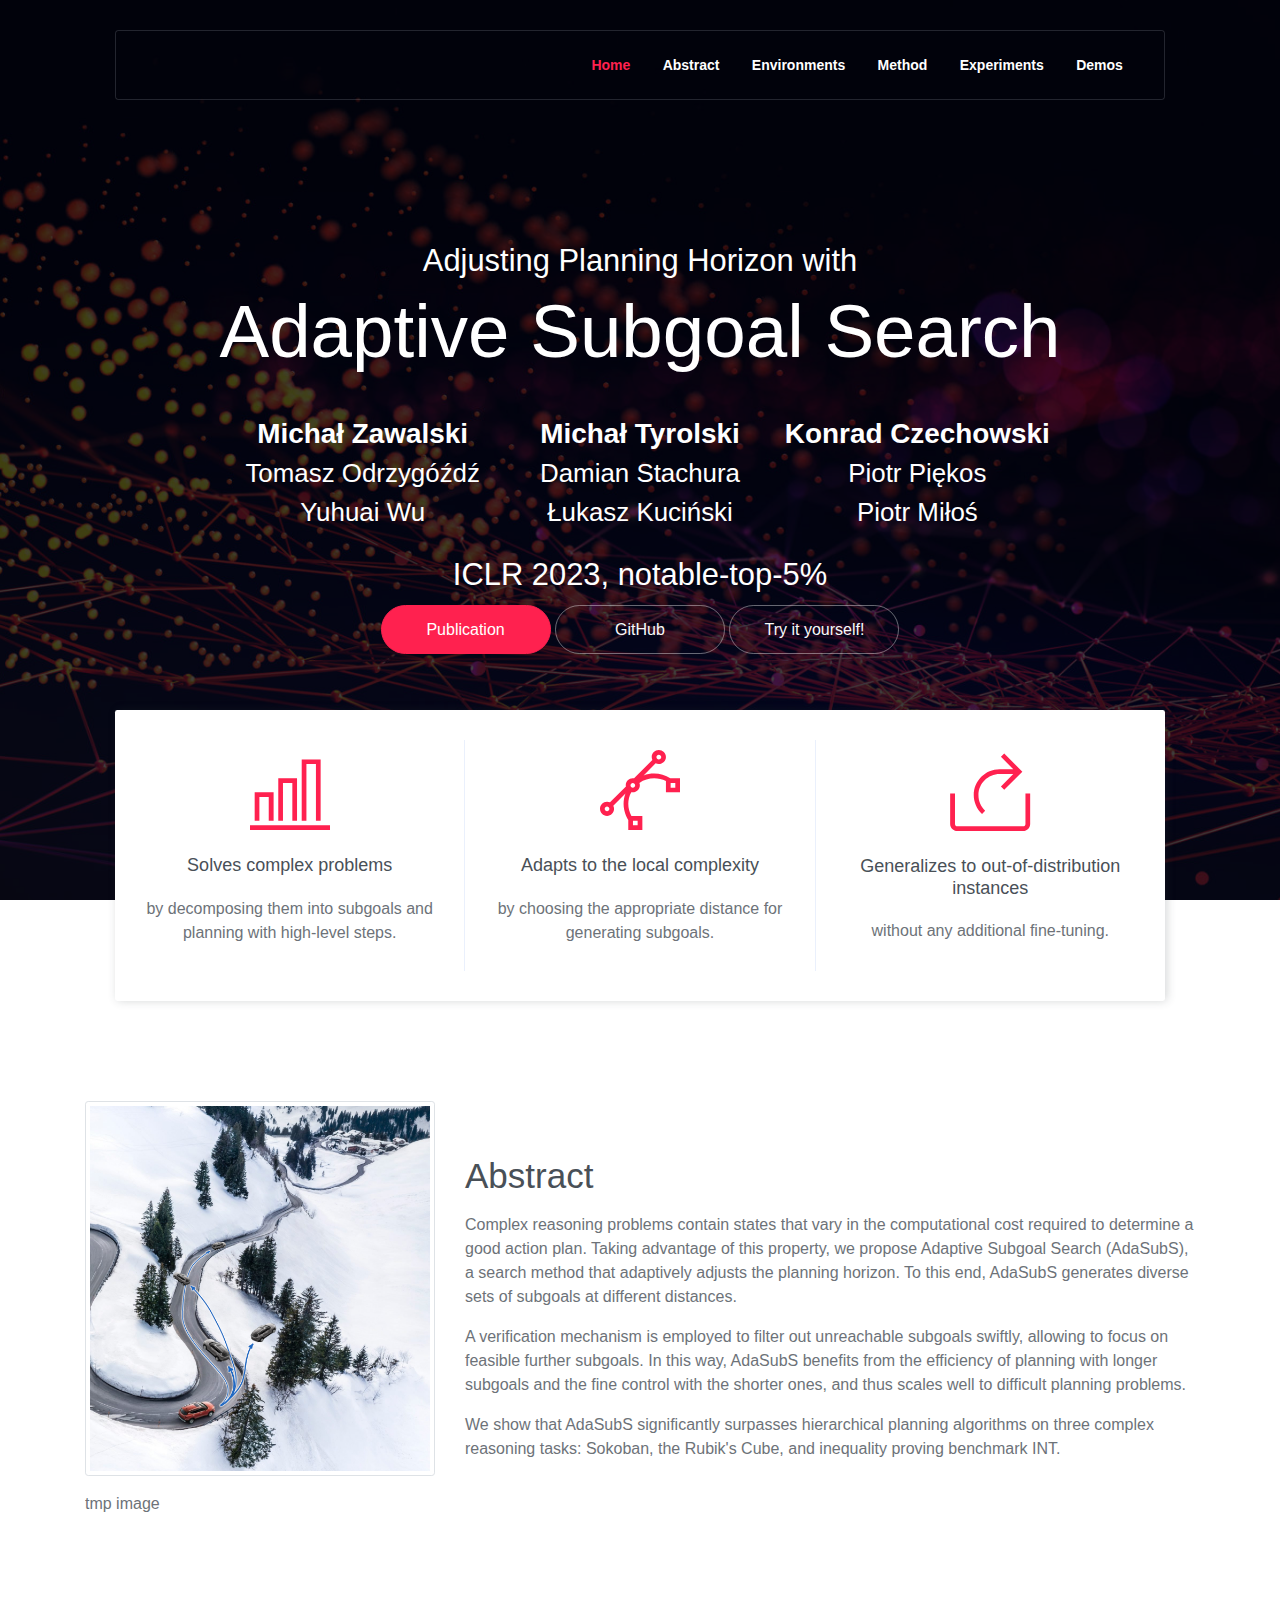
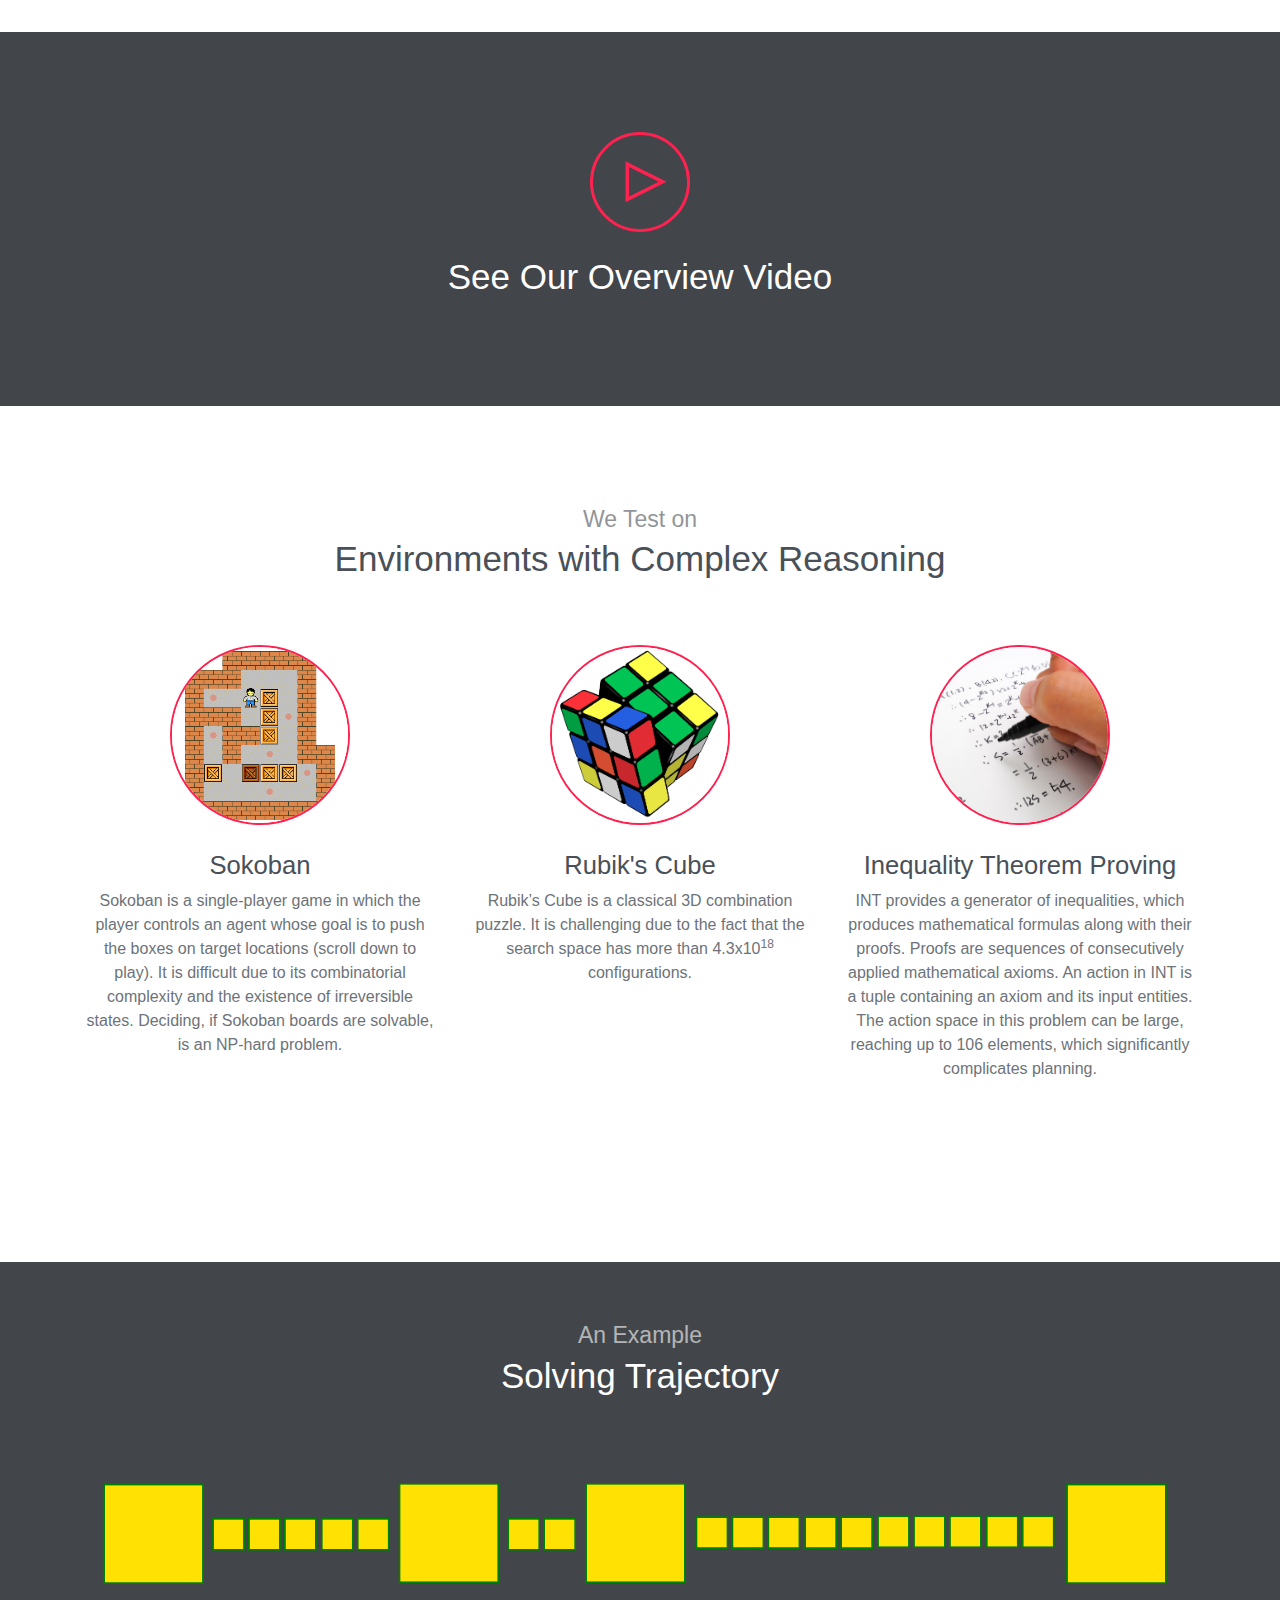
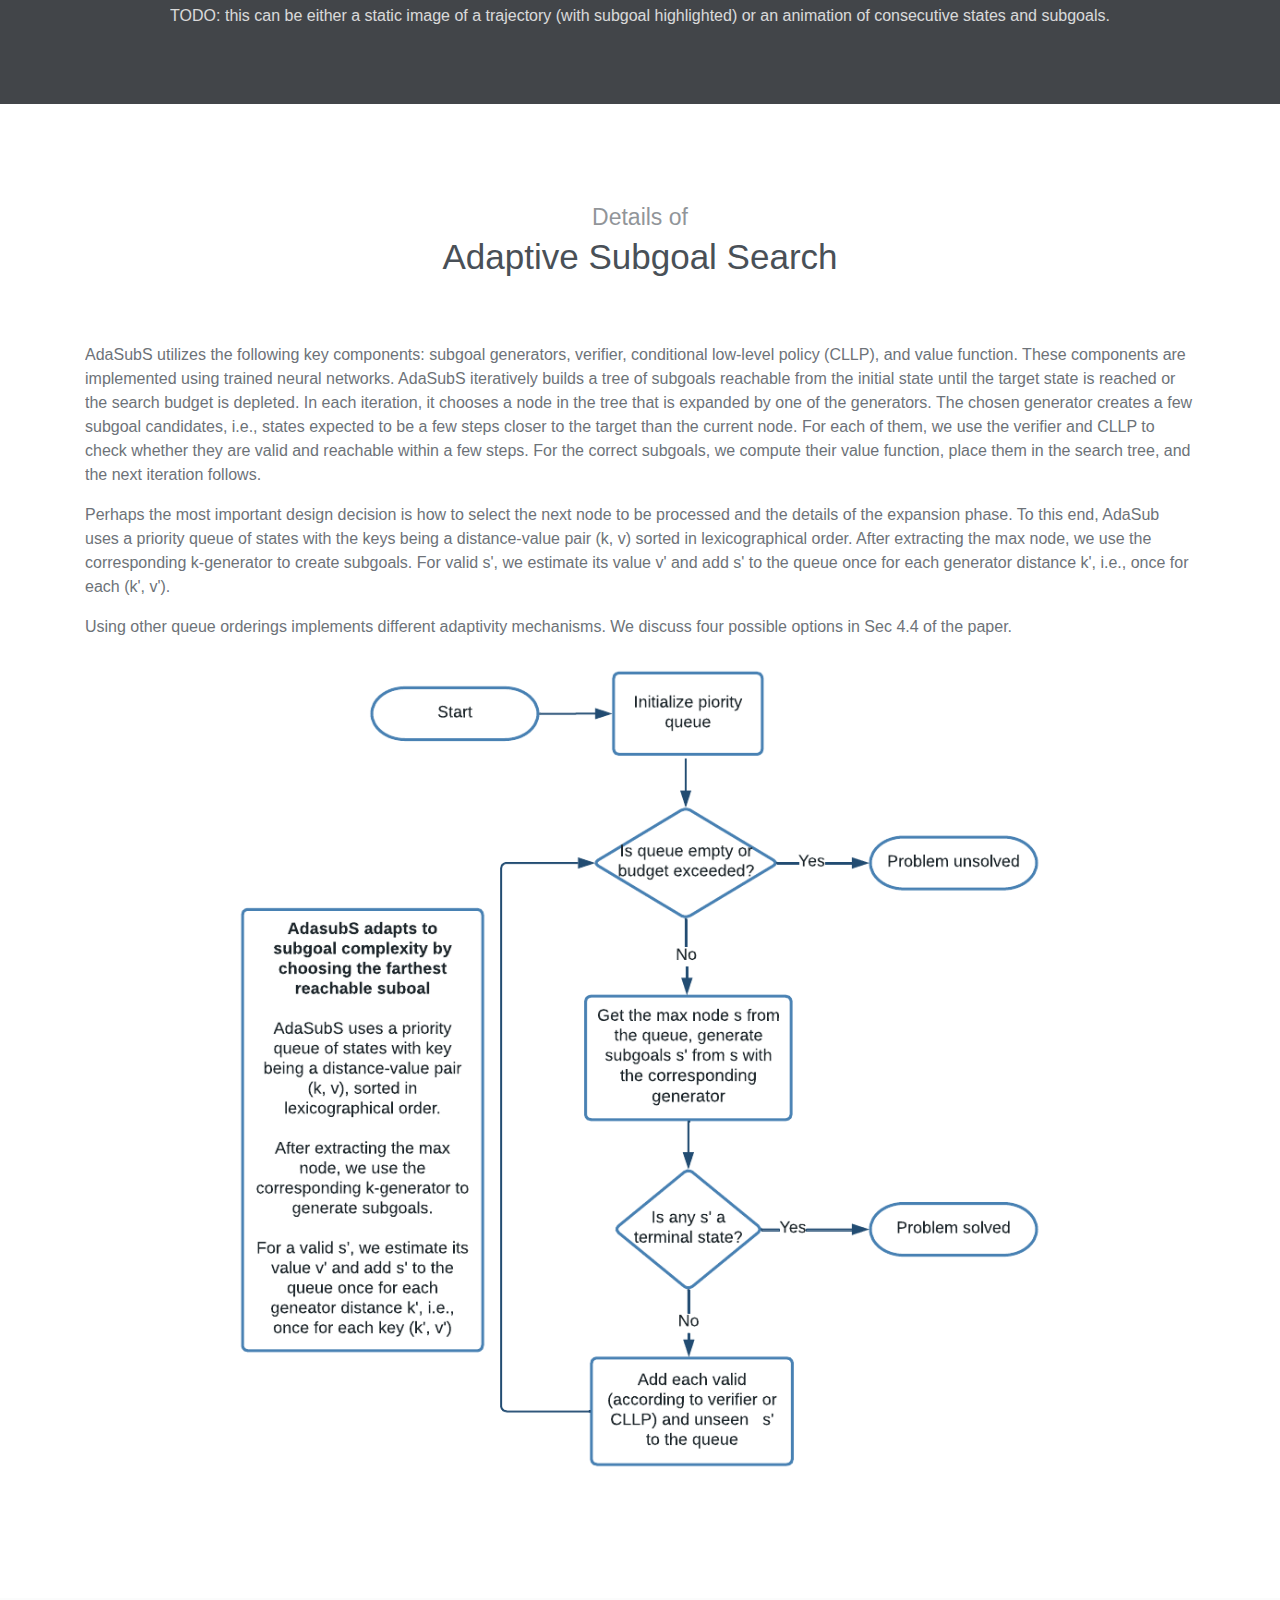
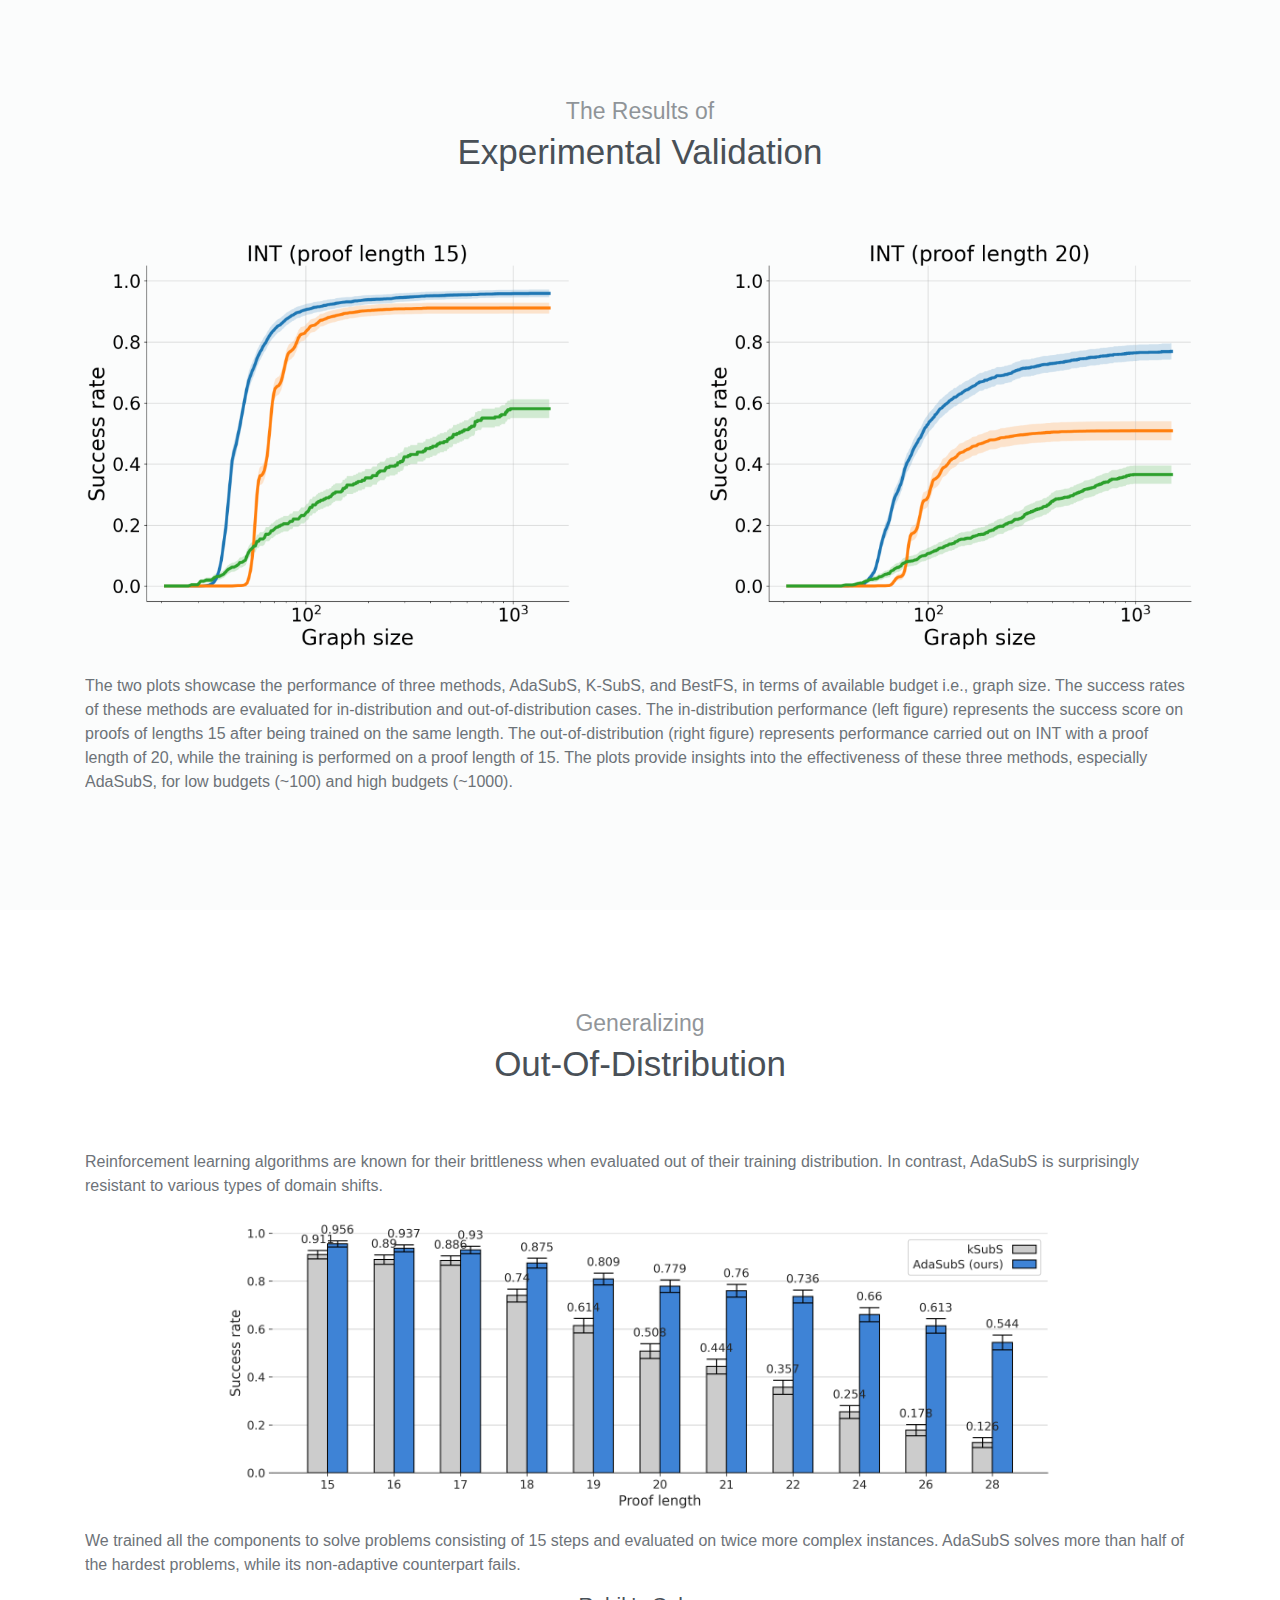
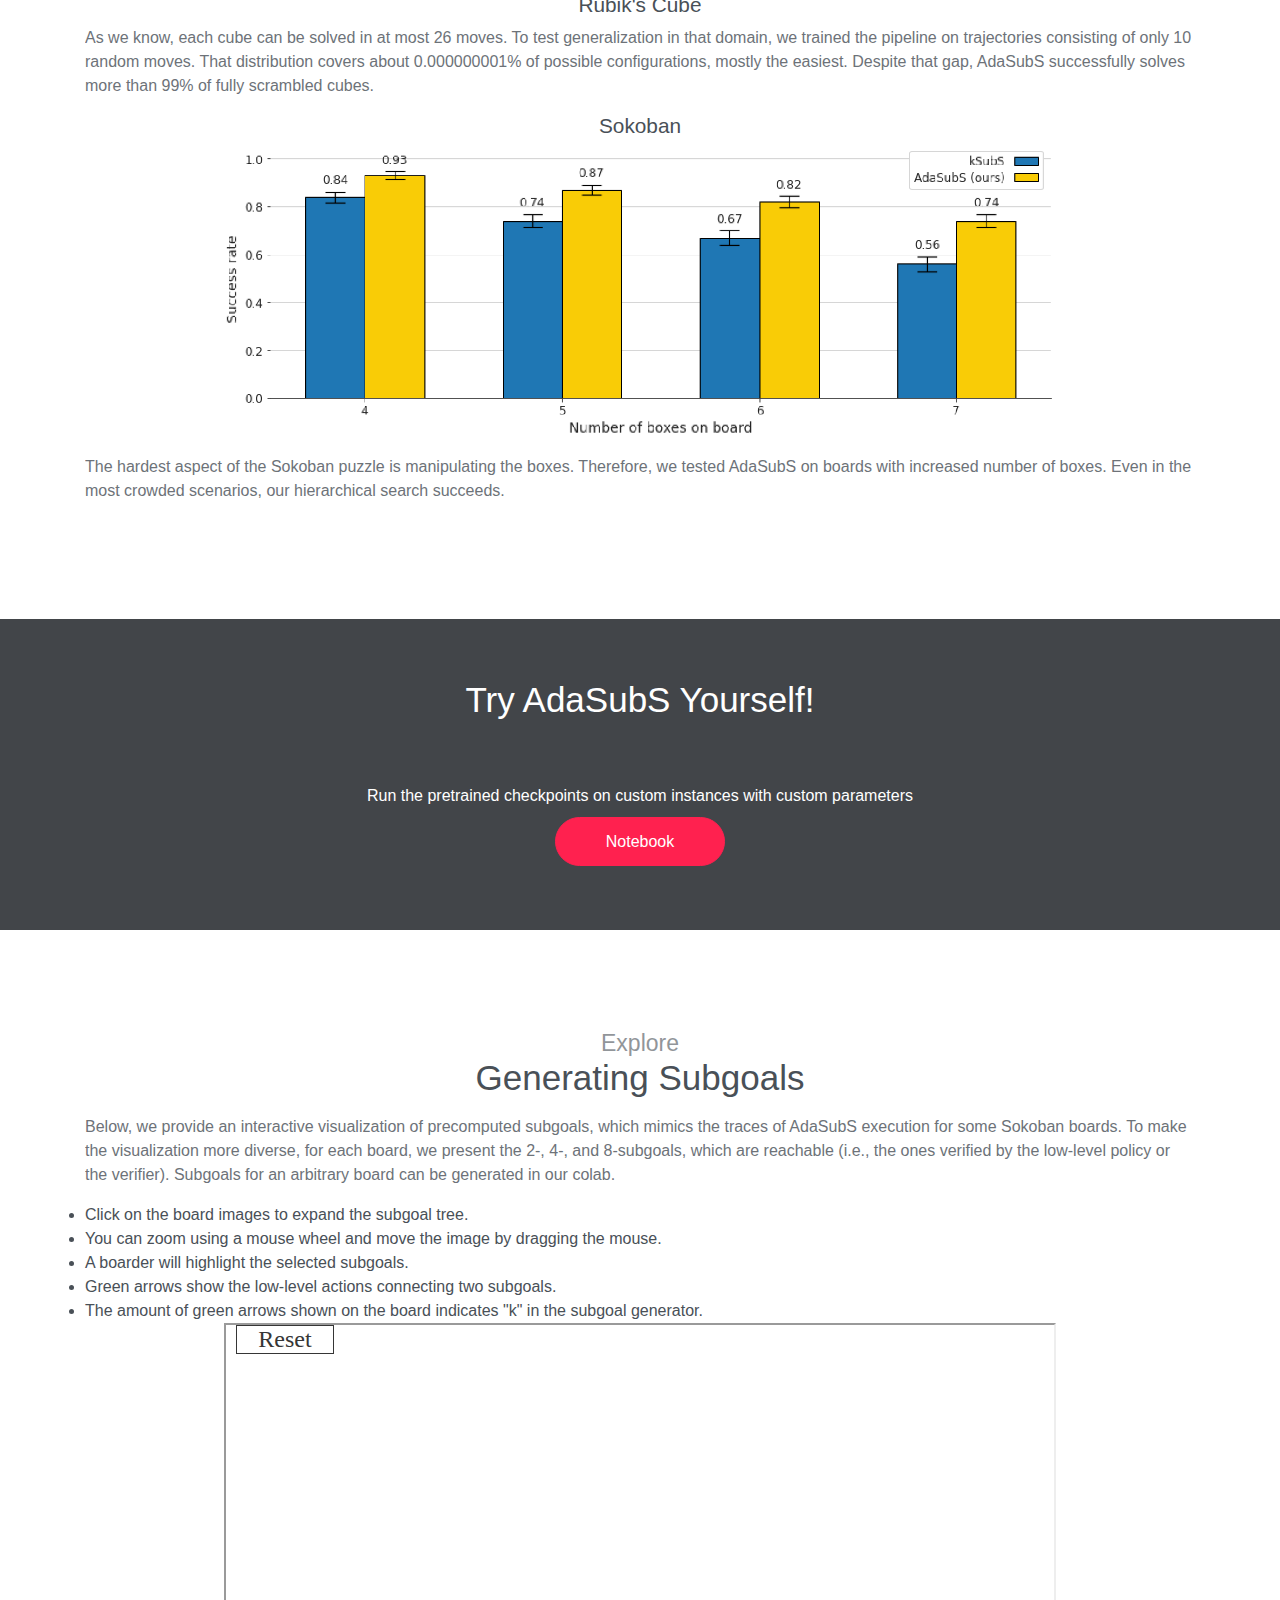
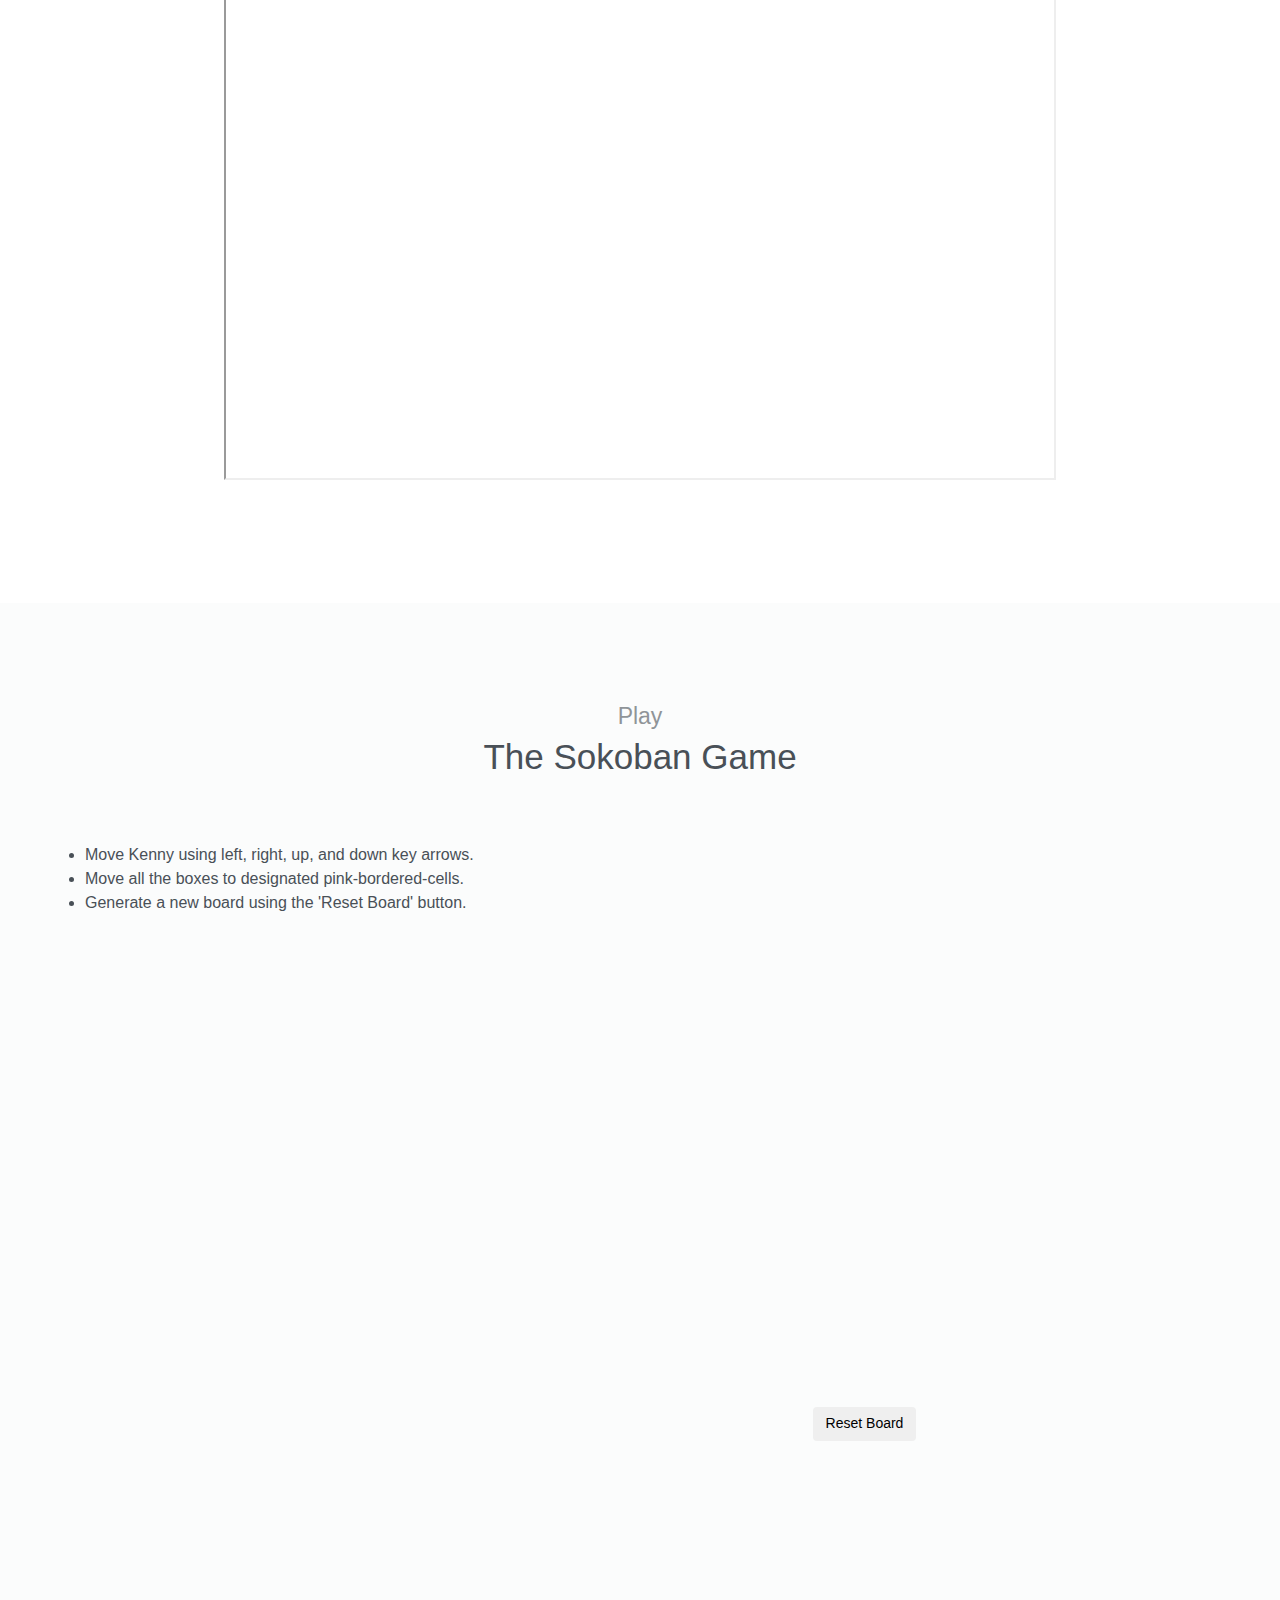
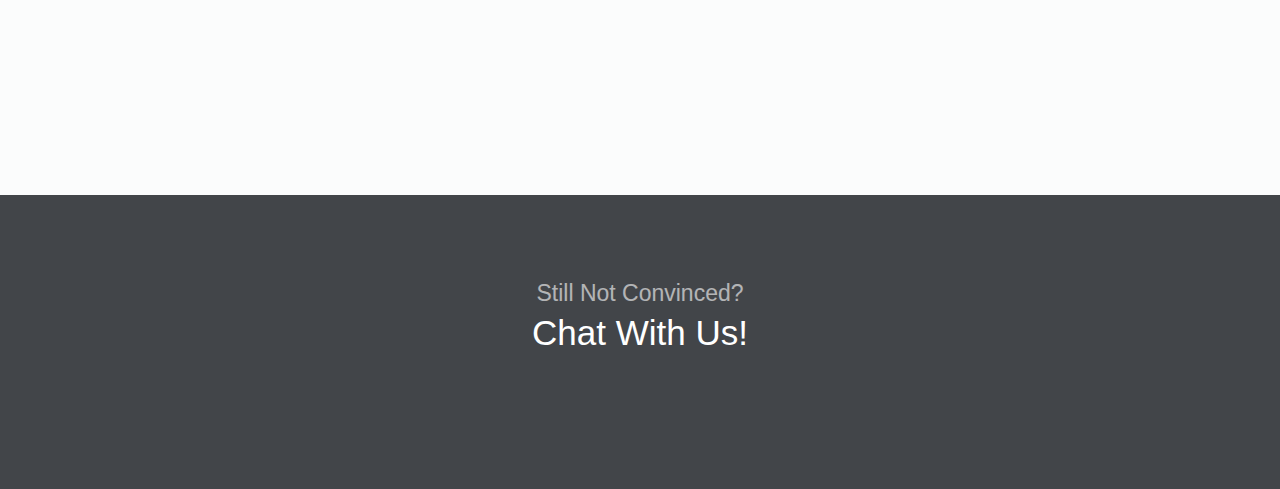
<file: public_html/index.html>
<!DOCTYPE html>
<html lang="en">
<head>
	<meta charset="utf-8">
    <meta name="viewport" content="width=device-width, initial-scale=1, shrink-to-fit=no">
    <meta name="description" content="Hierarchical search for complex reasoning tasks.">
    <meta name="author" content="Awarelab">
    <title>Adaptive Subgoal Search</title>

    <!-- font icons -->
    <link rel="stylesheet" href="assets/vendors/themify-icons/css/themify-icons.css">

    <!-- Bootstrap + Creative Studio main styles -->
    <link rel="stylesheet" href="assets/css/creative-studio.css">

</head>
<body data-spy="scroll" data-target=".navbar" data-offset="40" id="home">
    
    <!-- Page Navigation -->
    <nav class="navbar custom-navbar navbar-expand-lg navbar-dark" data-spy="affix" data-offset-top="20">
        <div class="container">
            <a class="navbar-brand" href="#">
<!--                 <img src="assets/imgs/logo.png" alt="Download free bootstrap 4 landing page, free boootstrap 4 templates, Download free bootstrap 4.1 landing page, free boootstrap 4.1.1 templates, Creative studio Landing page"> -->
            </a>
            <button class="navbar-toggler" type="button" data-toggle="collapse" data-target="#navbarSupportedContent" aria-controls="navbarSupportedContent" aria-expanded="false" aria-label="Toggle navigation">
                <span></span>
            </button>

            <div class="collapse navbar-collapse" id="navbarSupportedContent">
                <ul class="navbar-nav ml-auto">
                    <li class="nav-item">
                        <a class="nav-link" href="#home">Home</a>
                    </li>
                    <li class="nav-item">
                        <a class="nav-link" href="#intro">Abstract</a>
                    </li>
                    <li class="nav-item">
                        <a class="nav-link" href="#environments">Environments</a>
                    </li>
                    <li class="nav-item">
                        <a class="nav-link" href="#adasubs">Method</a>
                    </li>
                    <li class="nav-item">
                        <a class="nav-link" href="#experiments">Experiments</a>
                    </li>
                    <li class="nav-item">
                        <a class="nav-link" href="#generating">Demos</a>
                    </li>
                    <!--<li class="nav-item">
                        <a class="nav-link btn btn-primary btn-sm ml-lg-3" href="components.html">Components</a>
                    </li>-->
                </ul>
            </div>
        </div>
    </nav>
    <!-- End Of Page Navigation -->

    <!-- Page Header -->
    <header class="header">
        <div class="overlay">
            <h6 class="subtitle">Adjusting Planning Horizon with</h6>
            <h1 class="title">Adaptive Subgoal Search</h1>
            <div class="row" style="width: 65%">
                <div style="width: 33.333%"><h6 class="main_author">Michał Zawalski</h6></div>
                <div style="width: 33.333%"><h6 class="main_author">Michał Tyrolski</h6></div>
                <div style="width: 33.333%"><h6 class="main_author">Konrad Czechowski</h6></div>
            </div>
            <div class="row" style="width: 65%">
                <div style="width: 33.333%"><h6 class="author">Tomasz Odrzygóźdź</h6></div>
                <div style="width: 33.333%"><h6 class="author">Damian Stachura</h6></div>
                <div style="width: 33.333%"><h6 class="author">Piotr Piękos</h6></div>
            </div>
            <div class="row" style="width: 65%">
                <div style="width: 33.333%"><h6 class="author">Yuhuai Wu</h6></div>
                <div style="width: 33.333%"><h6 class="author">Łukasz Kuciński</h6></div>
                <div style="width: 33.333%"><h6 class="author">Piotr Miłoś</h6></div>
            </div>
            <h6 class="conference"><b>ICLR 2023, notable-top-5%</b></h6>
            <div class="buttons text-center">
                <a href="https://arxiv.org/abs/2206.00702?context=cs" class="btn btn-primary rounded w-lg btn-lg my-1">Publication</a>
                <a href="https://github.com/AdaptiveSubgoalSearch/adaptive_subs" class="btn btn-outline-light rounded w-lg btn-lg my-1">GitHub</a>
                <a href="https://drive.google.com" class="btn btn-outline-light rounded w-lg btn-lg my-1">Try it yourself!</a>
            </div>              
        </div>      
    </header>
    <!-- End Of Page Header -->

    <!-- TLDR points -->
    <div class="box text-center">
    <!--  ti-target   ti-vector  ti-stats-up  ti-settings  ti-export  ti-crown  ti-dashboard  ti-rocket  ti-cup  ti-bar-chart  ti-share  -->
        <div class="box-item">
            <i class="ti-bar-chart"></i>
            <h6 class="box-title">Solves complex problems</h6>
            <p>by decomposing them into subgoals and planning with high-level steps.</p>
        </div>
        <div class="box-item">
            <i class="ti-vector"></i>
            <h6 class="box-title">Adapts to the local complexity</h6>
            <p>by choosing the appropriate distance for generating subgoals.</p>
        </div>
        <div class="box-item">
            <i class="ti-share"></i>
            <h6 class="box-title">Generalizes to out-of-distribution instances</h6>
            <p>without any additional fine-tuning.</p>
        </div>
    </div>
    <!-- End of TLDR -->

    <!-- Intro Section -->
    <section id="intro">
        <div class="container">
            <div class="row align-items-center">
                <div class="col-md-5 col-lg-4">
                    <img src="assets/imgs/main_idea.png" alt="Example subgoals for car driving" class="w-100 img-thumbnail mb-3">
                    <p>tmp image</p>
                </div>
                <div class="col-md-7 col-lg-8">
<!--                     <h6 class="section-subtitle mb-0">brief</h6> -->
                    <h6 class="section-title mb-3">Abstract</h6>
                    <p>Complex reasoning problems contain states that vary in the computational cost required to determine a good action plan. Taking advantage of this property, we propose Adaptive Subgoal Search (AdaSubS), a search method that adaptively adjusts the planning horizon. To this end, AdaSubS generates diverse sets of subgoals at different distances.</p>
                    <p>A verification mechanism is employed to filter out unreachable subgoals swiftly, allowing to focus on feasible further subgoals. In this way, AdaSubS benefits from the efficiency of planning with longer subgoals and the fine control with the shorter ones, and thus scales well to difficult planning problems.</p>
                    <p>We show that AdaSubS significantly surpasses hierarchical planning algorithms on three complex reasoning tasks: Sokoban, the Rubik's Cube, and inequality proving benchmark INT.</p>
                </div>
            </div>
        </div>
    </section>
    <!-- End of Intro Section -->
    
    <!-- Video Section -->
    <section id="video" class="has-bg-img py-lg">
        <div id="videoBar" class="container" style="display:none">
            <video id="introVideo" width="100%" controls>
                <source src="assets/imgs/intro.ogv" type="video/ogg">
                Your browser does not support the video tag.
            </video> 
        </div>
        
        <div id="playBar" class="container text-center">
            <button type="button" id="playIntroButton" class="btn btn-outline-primary play-control">
              <i class="ti-control-play" ></i>
            </button>
            <h6 class="section-title mt-4">See Our Overview Video</h6>

        </div>
    </section>
    <!-- End of Video Section -->

    <!-- Environments -->
    <!--<section class="has-bg-img py-md">
        <div class="container text-center">
            <h6 class="section-subtitle">We Test on</h6>
            <h6 class="section-title mb-6">Environments with Complex Reasoning</h6>
            <div class="envs-widget row mb-6">
                <div class="envs-widget-item col-4">
                    <img src="assets/imgs/sokoban_icon.png" alt="Sokoban">
                    <h4>Sokoban</h4>
                </div>
                <div class="envs-widget-item col-4">
                    <img src="assets/imgs/rubik_icon.png" alt="Rubik's Cube">
                    <h4>Rubik's Cube</h4>
                </div>
                <div class="envs-widget-item col-4">
                    <img src="assets/imgs/int_icon.png" alt="Inequality Theorem Proving">
                    <h4>Inequality Theorem Proving</h4>
                </div>
            </div>
        </div>
    </section>-->
    <!-- End Of Environments -->
    
    <!-- Environments Section -->
    <section id="environments">
        <div class="container text-center">
            <h6 class="section-subtitle">We Test on</h6>
            <h6 class="section-title mb-6">Environments with Complex Reasoning</h6>
            <div class="envs-widget row mb-6">
                <div class="envs-widget-item col-4">
                    <img src="assets/imgs/sokoban_icon.png" alt="Sokoban">
                    <h4>Sokoban</h4>
                    <p>Sokoban is a single-player game in which the player controls an agent whose goal is to push the boxes on target locations (scroll down to play). It is difficult due to its combinatorial complexity and the existence of irreversible states. Deciding, if Sokoban boards are solvable, is an NP-hard problem.</p>
                </div>
                <div class="envs-widget-item col-4">
                    <img src="assets/imgs/rubik_icon.png" alt="Rubik's Cube">
                    <h4>Rubik's Cube</h4>
                    <p>Rubik’s Cube is a classical 3D combination puzzle. It is challenging due to the fact that the search space has more than 4.3x10<sup>18</sup> configurations.</p>
                </div>
                <div class="envs-widget-item col-4">
                    <img src="assets/imgs/int_icon.png" alt="Inequality Theorem Proving">
                    <h4>Inequality Theorem Proving</h4>
                    <p>INT provides a generator of inequalities, which produces mathematical formulas along with their proofs. Proofs are sequences of consecutively applied mathematical axioms. An action in INT is a tuple containing an axiom and its input entities. The action space in this problem can be large, reaching up to 106 elements, which significantly complicates planning.</p>
                </div>
            </div>
        </div>
    </section>
    <!-- End of Experiments Section -->
    
    <!-- Example trajectory -->
    <section class="has-bg-img py-md">
        <div class="container text-center">
            <h6 class="section-subtitle">An Example</h6>
            <h6 class="section-title mb-6">Solving Trajectory</h6>
            <img src="assets/imgs/solving_trajectory.png" alt="Example trajectory" class="w-100">
            <p>TODO: this can be either a static image of a trajectory (with subgoal highlighted) or an animation of consecutive states and subgoals.</p>
        </div>
    </section>
    <!-- End Of Example trajectory -->

    <!-- AdaSubS Section -->
    <section id="adasubs">
        <div class="container">
            <h6 class="section-subtitle text-center">Details of</h6>
            <h5 class="section-title text-center mb-6">Adaptive Subgoal Search</h5>
            <p>AdaSubS utilizes the following key components: subgoal generators, verifier, conditional low-level policy (CLLP), and value function. These components are implemented using trained neural networks. AdaSubS iteratively builds a tree of subgoals reachable from the initial state until the target state is reached or the search budget is depleted. In each iteration, it chooses a node in the tree that is expanded by one of the generators. The chosen generator creates a few subgoal candidates, i.e., states expected to be a few steps closer to the target than the current node. For each of them, we use the verifier and CLLP to check whether they are valid and reachable within a few steps. For the correct subgoals, we compute their value function, place them in the search tree, and the next iteration follows.</p>
            <p>Perhaps the most important design decision is how to select the next node to be processed and the details of the expansion phase. To this end, AdaSub uses a priority queue of states with the keys being a distance-value pair  (k, v) sorted in lexicographical order. After extracting the max node, we use the corresponding k-generator to create subgoals. For valid s', we estimate its value v' and add s' to the queue once for each generator distance k', i.e., once for each (k', v').</p>
            <p>Using other queue orderings implements different adaptivity mechanisms. We discuss four possible options in Sec 4.4 of the paper.</p>
            <center><img src="assets/imgs/flowchart.png" alt="flowchart" class="w-75 mb-3"></center>
        </div>
    </section>
    <!-- End of AdaSubS Section -->

    <!-- Experiments Section -->
    <section id="experiments">
        <div class="container">
            <h6 class="section-subtitle text-center">The Results of</h6>
            <h5 class="section-title text-center mb-6">Experimental Validation</h5>
            <img src="assets/imgs/success_int_chart.png" alt="Line charts with success rate" class="w-100 mb-3">
            <p>The two plots showcase the performance of three methods, AdaSubS, K-SubS, and BestFS, in terms of available budget i.e., graph size. The success rates of these methods are evaluated for in-distribution and out-of-distribution cases. The in-distribution performance (left figure) represents the success score on proofs of lengths 15 after being trained on the same length. The out-of-distribution (right figure) represents performance carried out on INT with a proof length of 20, while the training is performed on a proof length of 15. The plots provide insights into the effectiveness of these three methods, especially AdaSubS, for low budgets (~100) and high budgets (~1000).</p>
        </div>
    </section>
    <!-- End of Experiments Section -->

    <!-- OOD Section -->
    <section>
        <div class="container">
            <h6 class="section-subtitle text-center">Generalizing</h6>
            <h5 class="section-title text-center mb-6">Out-Of-Distribution</h5>
            <p>Reinforcement learning algorithms are known for their brittleness when evaluated out of their training distribution. In contrast, AdaSubS is surprisingly resistant to various types of domain shifts.</p>
<!--             <h5 class="text-center">Inequality Theorem Proving</h5> -->
            <center><img src="assets/imgs/ood_int_blue_gray_big.png" alt="OOD results in the INT environment" class="w-75 mb-3"></center>
            <p>We trained all the components to solve problems consisting of 15 steps and evaluated on twice more complex instances. AdaSubS solves more than half of the hardest problems, while its non-adaptive counterpart fails.</p>
            <h5 class="text-center">Rubik's Cube</h5>
            <p>As we know, each cube can be solved in at most 26 moves. To test generalization in that domain, we trained the pipeline on trajectories consisting of only 10 random moves. That distribution covers about 0.000000001% of possible configurations, mostly the easiest. Despite that gap, AdaSubS successfully solves more than 99% of fully scrambled cubes.</p>
            <h5 class="text-center">Sokoban</h5>
            <center><img src="assets/imgs/ood_sokoban.png" alt="OOD results in the Sokoban environment" class="w-75 mb-3"></center>
            <p>The hardest aspect of the Sokoban puzzle is manipulating the boxes. Therefore, we tested AdaSubS on boards with increased number of boxes. Even in the most crowded scenarios, our hierarchical search succeeds.</p>
        </div>
    </section>
    <!-- End of OOD Section -->
    
    <!-- Try AdaSubS Yourself -->
    <section class="has-bg-img py-md">
        <div class="container text-center">
<!--             <h6 class="section-subtitle">An Example</h6> -->
            <h6 class="section-title mb-6">Try AdaSubS Yourself!</h6>
            <h6 class="subtitle">Run the pretrained checkpoints on custom instances with custom parameters</h6>
            <a href="https://drive.google.com" class="btn btn-primary rounded w-lg btn-lg my-1">Notebook</a>
        </div>
    </section>
    <!-- End Of Try AdaSubS Yourself -->
    
    <!-- Generating Section -->
    <section id="generating">
        <div class="container">
            <h6 class="section-subtitle text-center mb-0">Explore</h6>
            <h6 class="section-title text-center mb-3">Generating Subgoals</h6>
            
            <p>Below, we provide an interactive visualization of precomputed subgoals, which mimics the traces of AdaSubS execution for some Sokoban boards. To make the visualization more diverse, for each board, we present the 2-, 4-, and 8-subgoals, which are reachable (i.e., the ones verified by the low-level policy or the verifier). Subgoals for an arbitrary board can be generated in our colab.</p>
            <ul>
                <li>Click on the board images to expand the subgoal tree.</li>
                <li>You can zoom using a mouse wheel and move the image by dragging the mouse.</li>
                <li>A boarder will highlight the selected subgoals.</li>
                <li>Green arrows show the low-level actions connecting two subgoals.</li>
                <li>The amount of green arrows shown on the board indicates "k" in the subgoal generator.</li>
            <ul>
            <center><iframe src="subgoals.html" class="w-75"></iframe></center>
        </div>
    </section>
    <!-- End of Generating Section -->
    
    <!-- Play Sokoban Section -->
    <section id="play_sokoban">
        <div class="container">
            <h6 class="section-subtitle text-center">Play</h6>
            <h5 class="section-title text-center mb-6">The Sokoban Game</h5>
            <ul>
                <li>Move Kenny using left, right, up, and down key arrows.</li>
                <li>Move all the boxes to designated pink-bordered-cells.</li>
                <li>Generate a new board using the 'Reset Board' button.</li>
            <ul>
            <center><iframe src="sokoban_game.html" class="w-75" style="border: 0;"></iframe></center>
        </div>
    </section>
    <!-- End of Play Sokoban Section -->


    <!-- Footer -->
    <section class="has-bg-img py-0">
        <div class="container">
            <div class="footer">
                <h6 class="section-subtitle text-center">Still Not Convinced?</h6>
                <h5 class="section-title text-center mb-6">Chat With Us!</h5>
<!--                 <p>Emails are provided in the paper.</p> -->
            </div>    
        </div>
    </section>
    <!-- End of Footer -->

    <!-- core  -->
    <script src="assets/vendors/jquery/jquery-3.4.1.js"></script>
    <script src="assets/vendors/bootstrap/bootstrap.bundle.js"></script>

    <!-- bootstrap affix -->
    <script src="assets/vendors/bootstrap/bootstrap.affix.js"></script>

    <!-- Creative Studio js -->
    <script src="assets/js/creative-studio.js"></script>

</body>
</html>
</file>
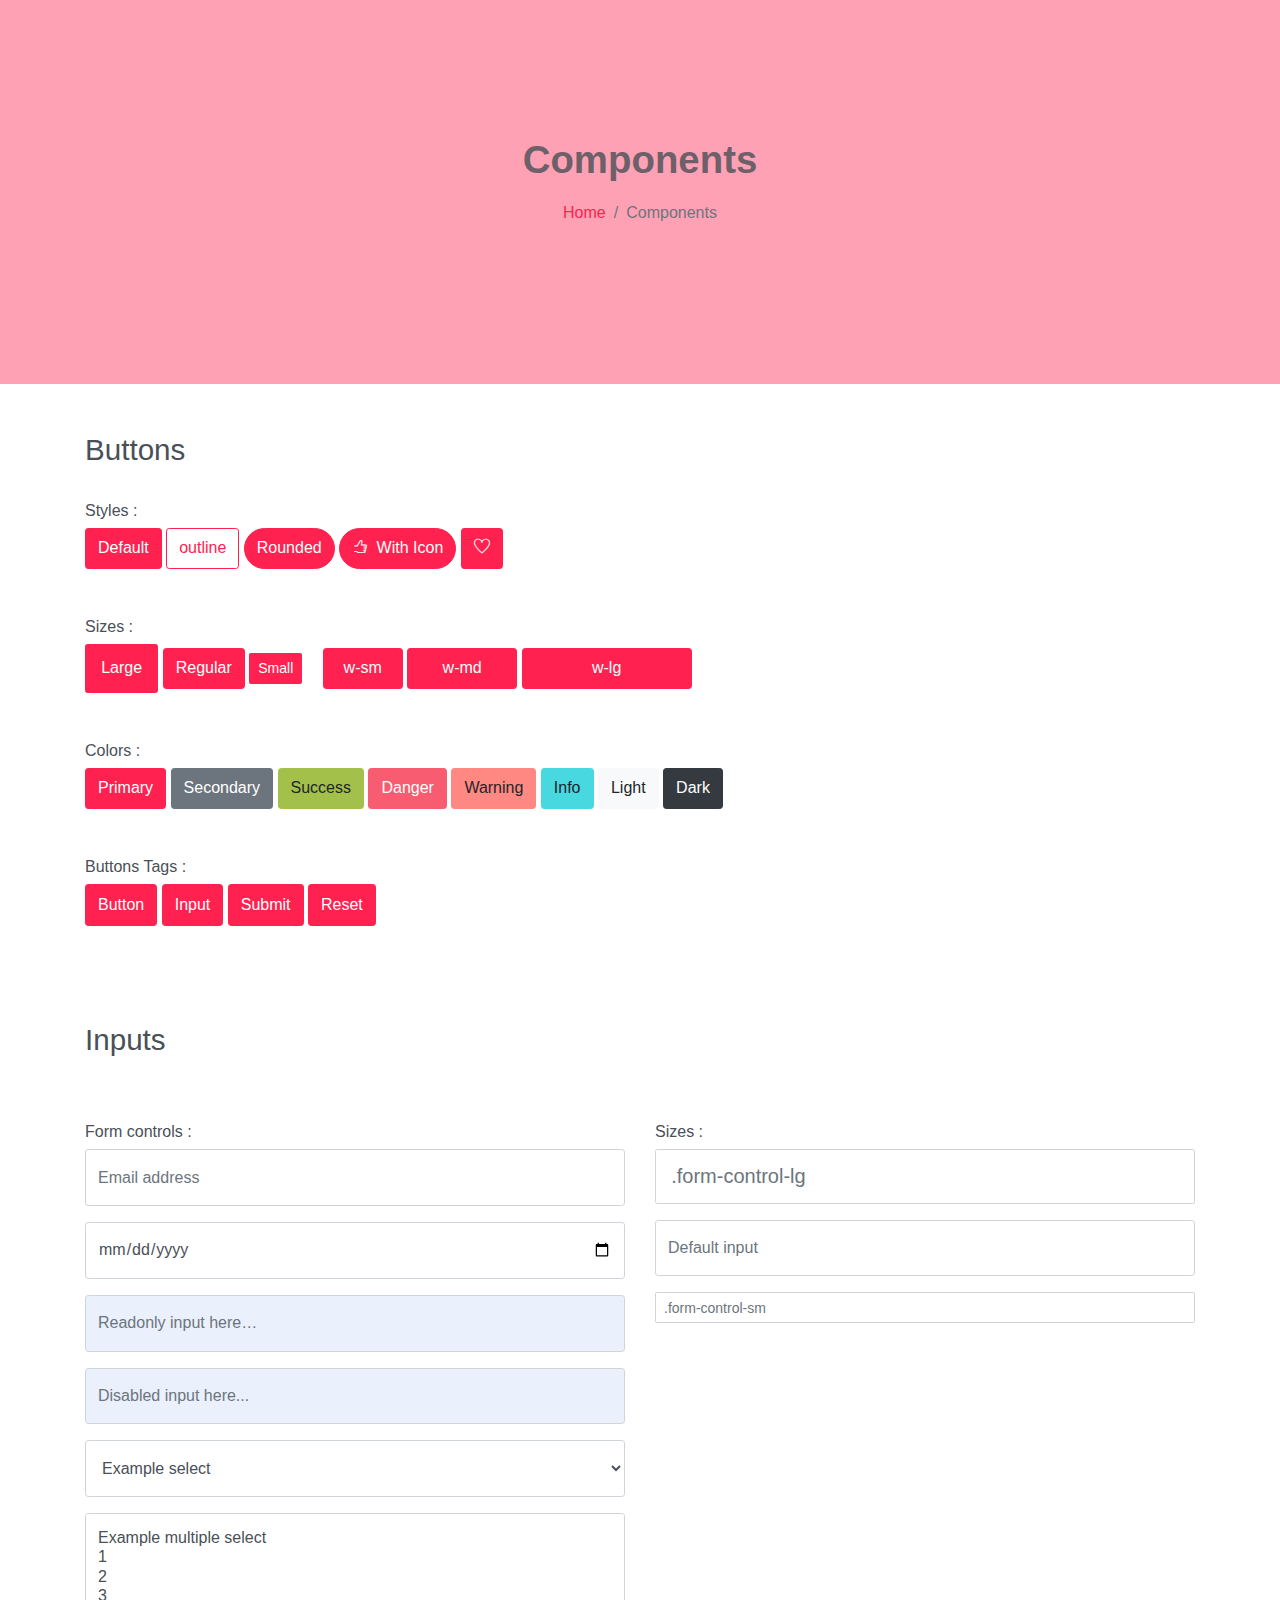
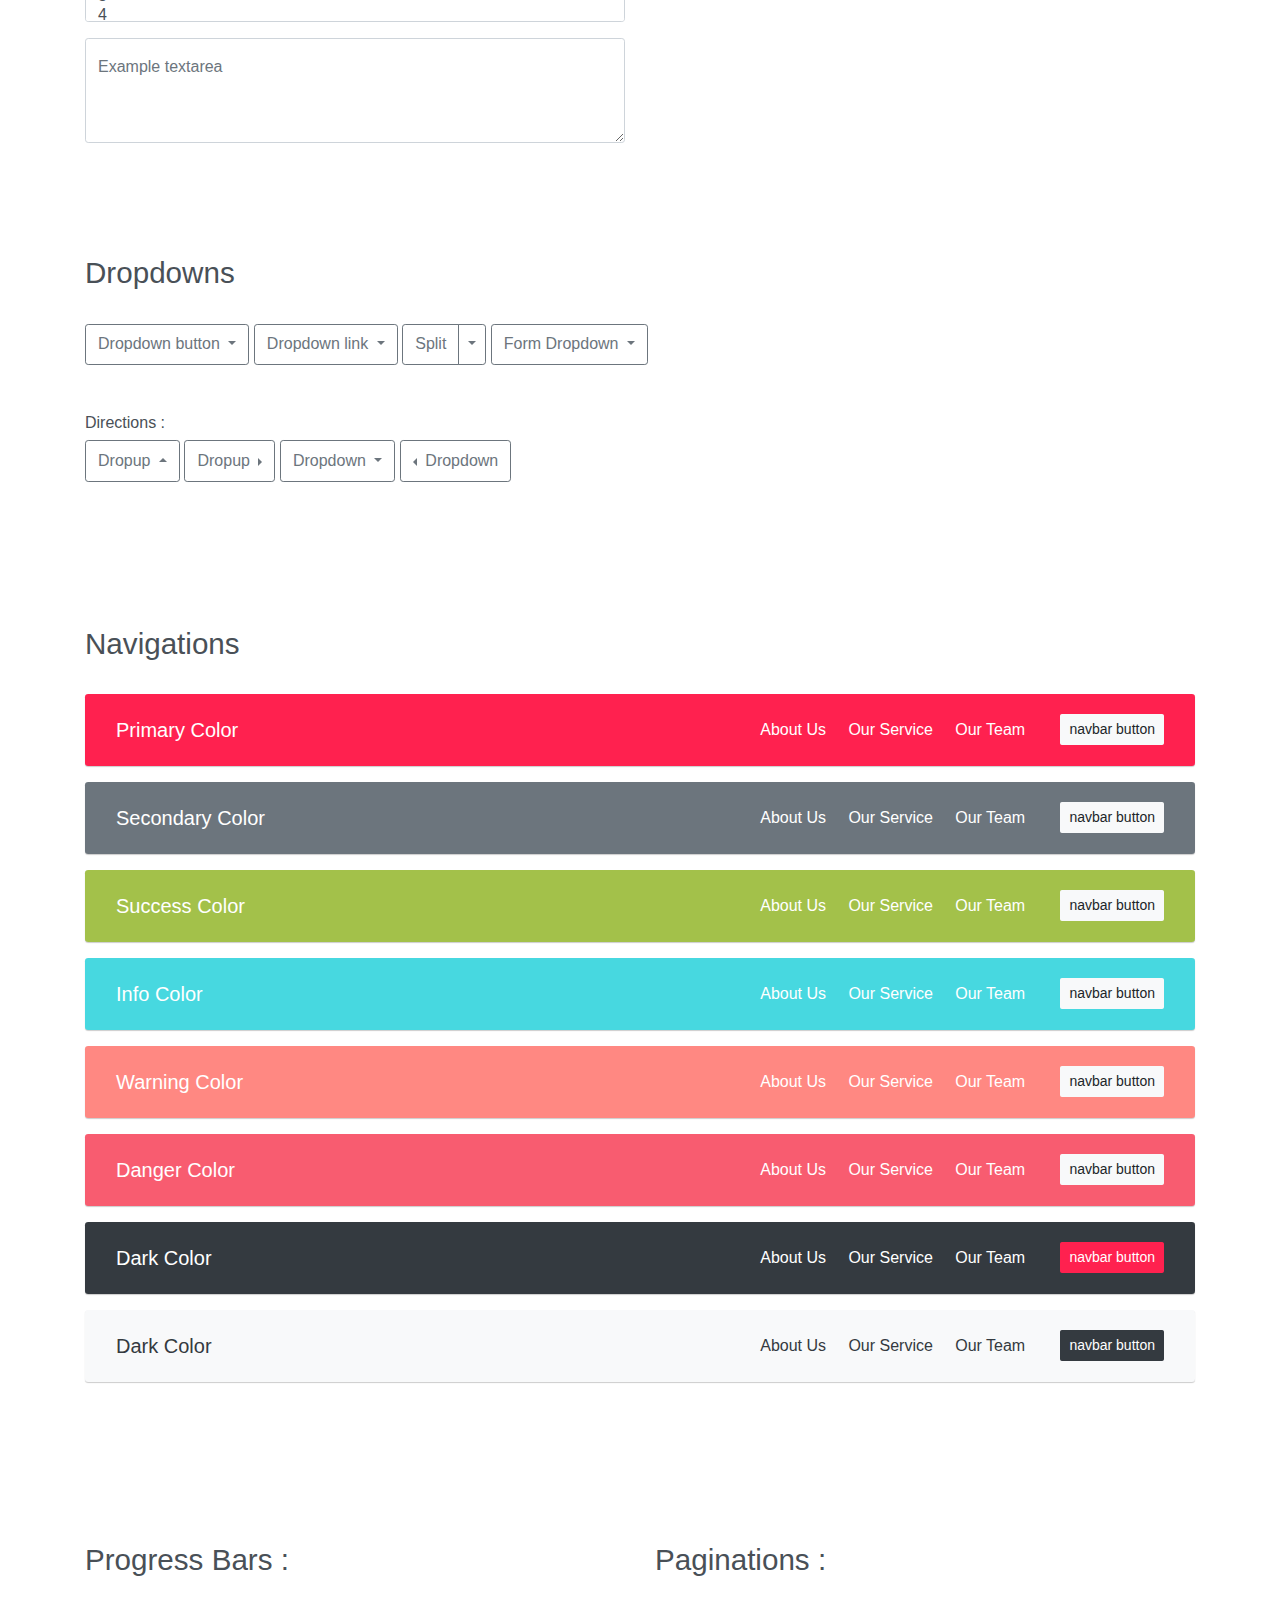
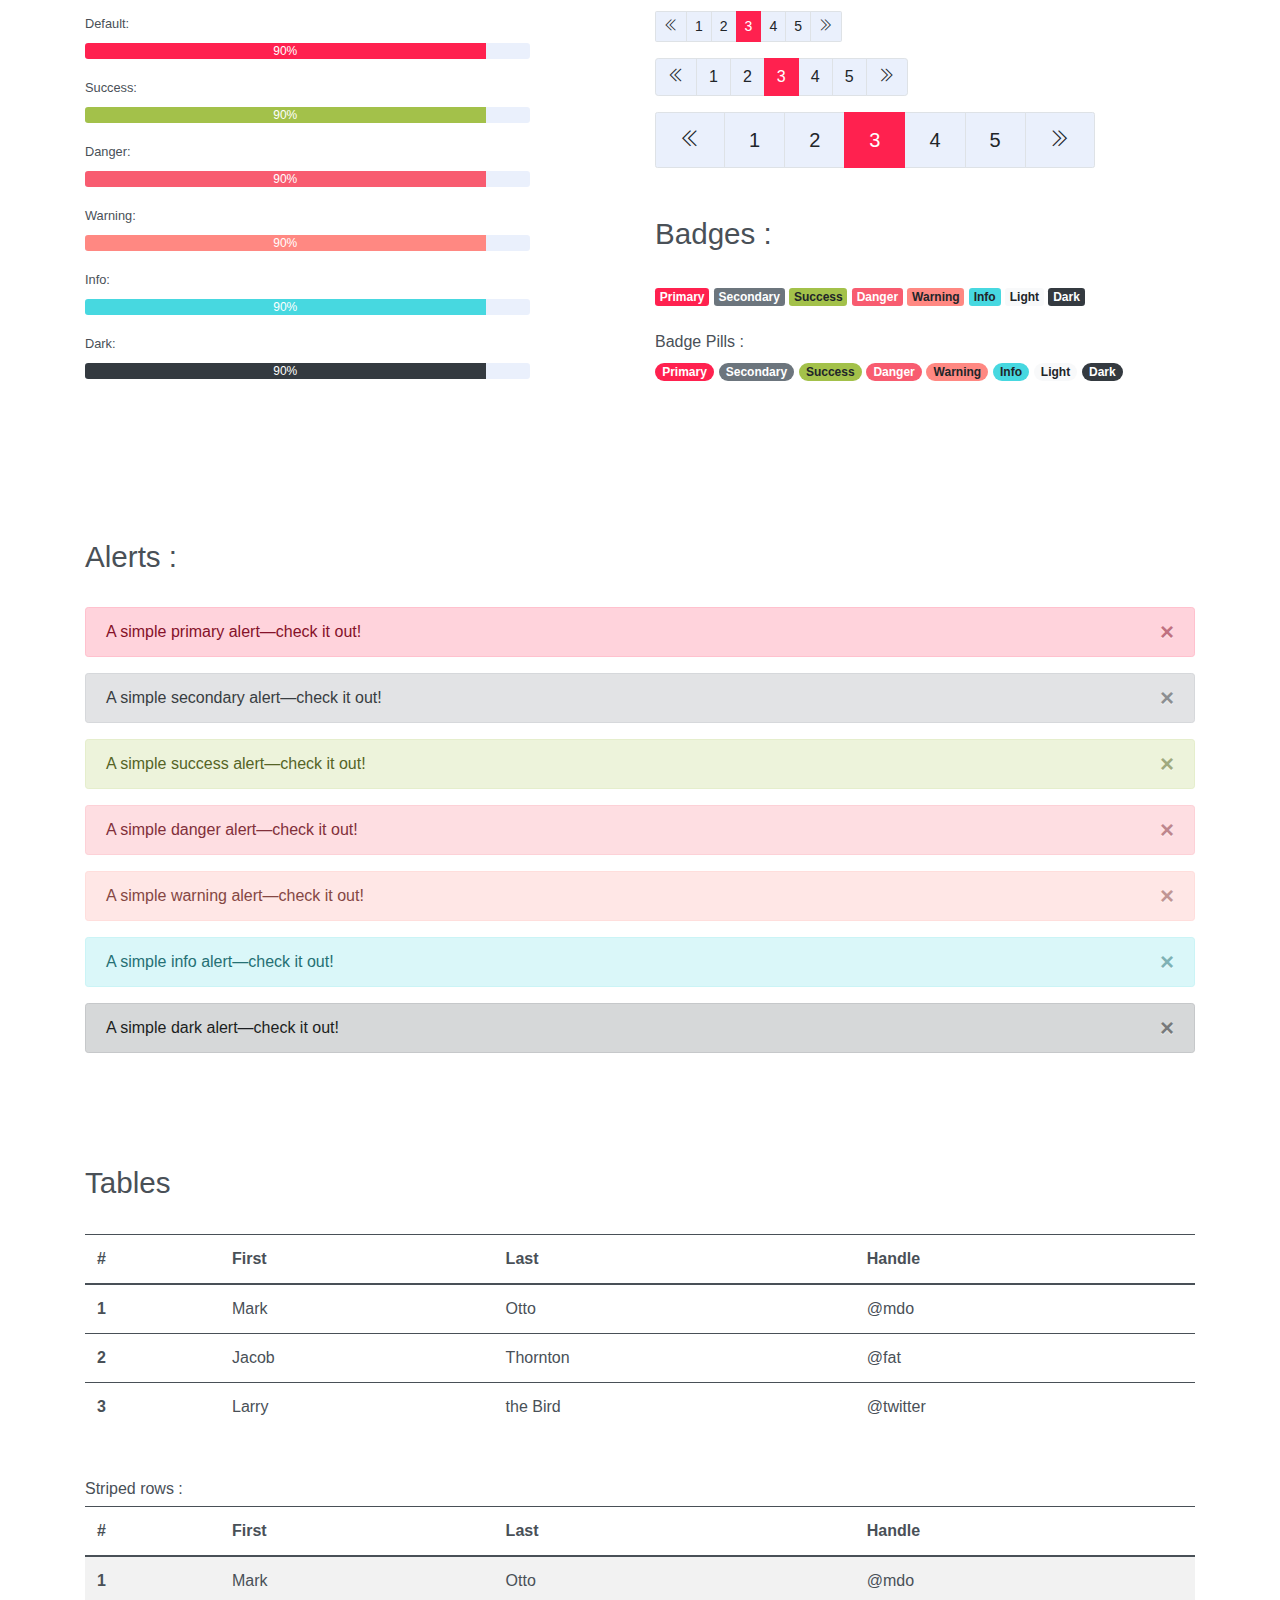
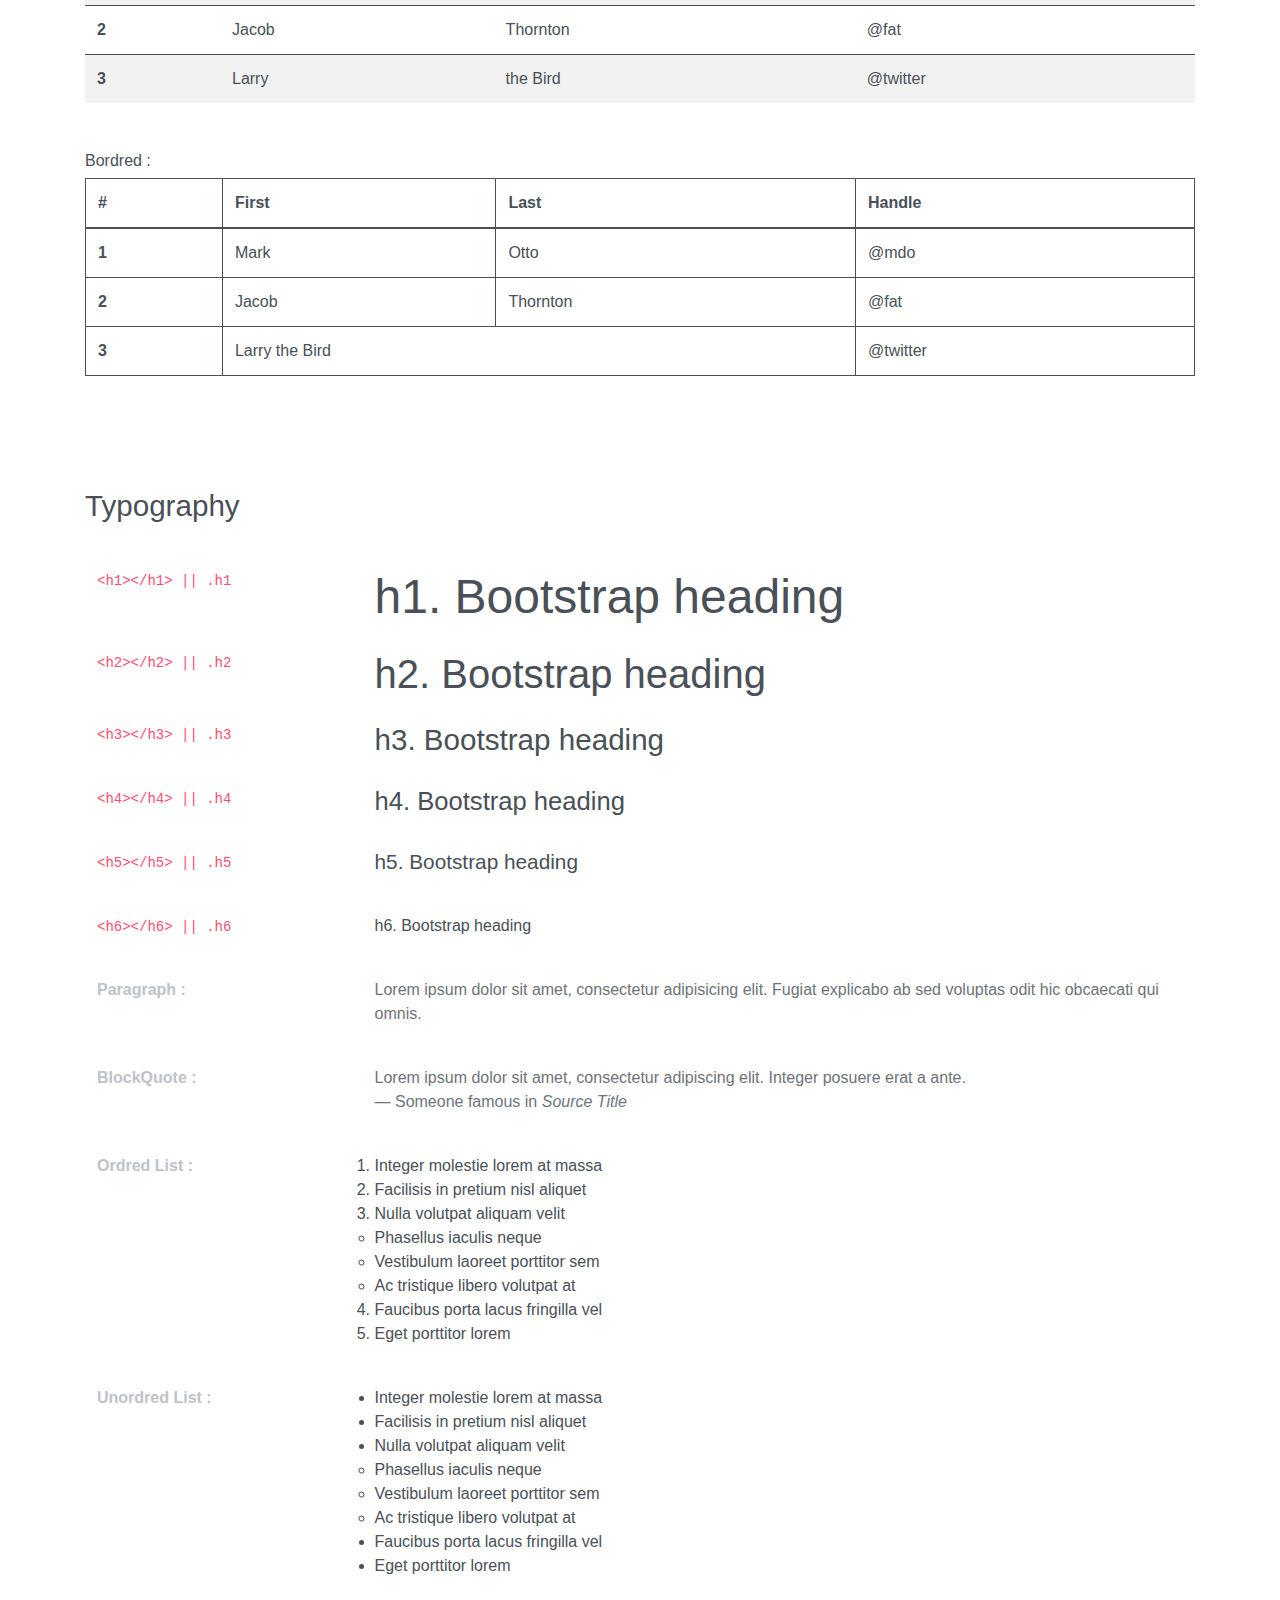
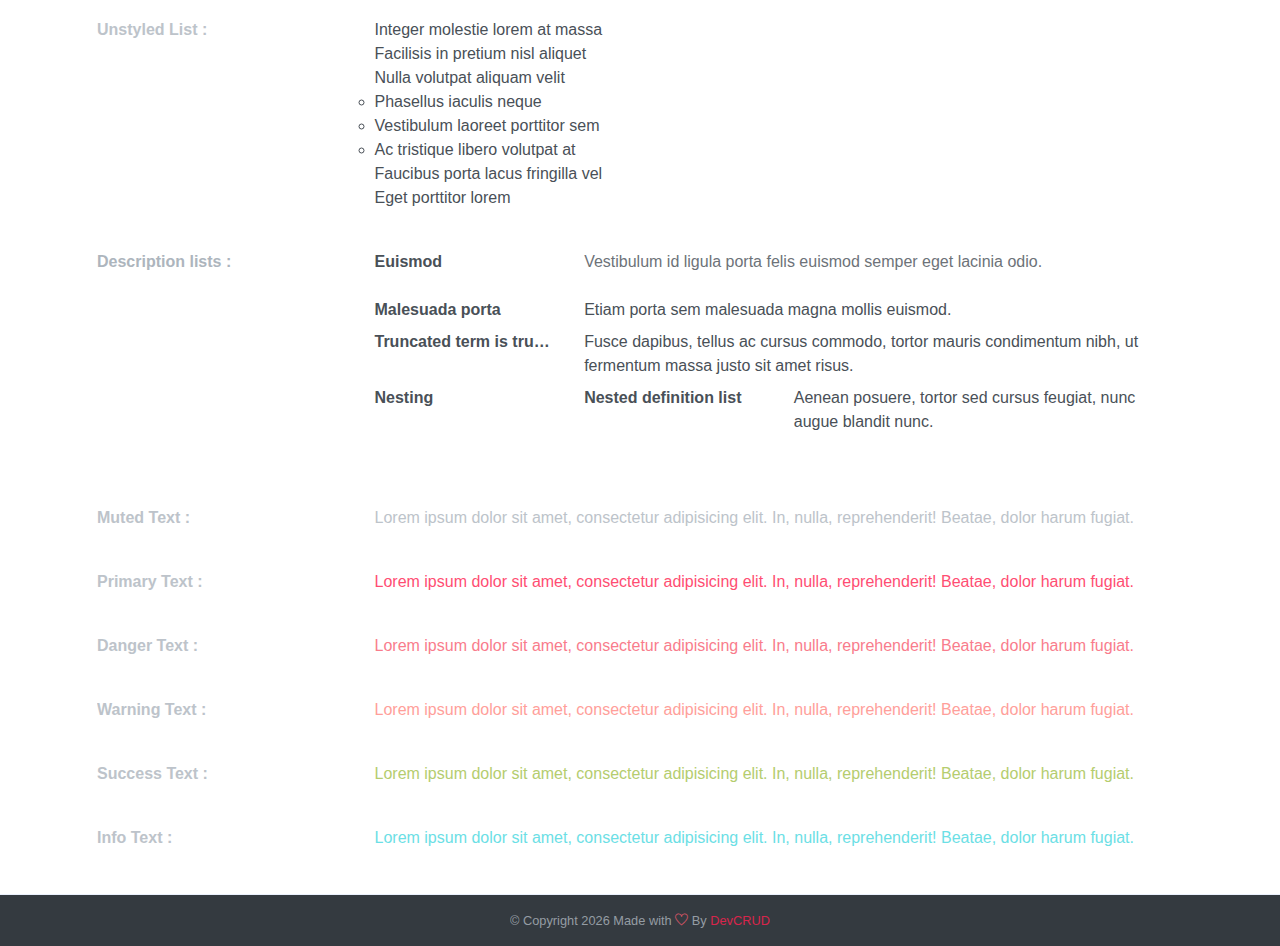
<file: public_html/components.html>
<!DOCTYPE html>
<html lang="en">
<head>
   <meta charset="utf-8">
    <meta name="viewport" content="width=device-width, initial-scale=1, shrink-to-fit=no">
    <meta name="description" content="Start your development with Creative Studio landing page.">
    <meta name="author" content="Devcrud">
    <title>Creative Studio | Components</title>

    <!-- font icons -->
    <link rel="stylesheet" href="assets/vendors/themify-icons/css/themify-icons.css">

    <!-- Bootstrap + Creative Studio main styles -->
   <link rel="stylesheet" href="assets/css/creative-studio.css">
</head>

<body class="dark-theme">

   <!-- Page Header -->
   <header class="header header-mini"> 
      <div class="header-title">Components</div> 
      <nav aria-label="breadcrumb">
         <ol class="breadcrumb">
            <li class="breadcrumb-item"><a href="index.html">Home</a></li>
            <li class="breadcrumb-item active" aria-current="page">Components</li>
         </ol>
      </nav>
   </header> <!-- End Of Page Header -->

   <!-- main content -->
   <div class="container">

      <!-- Buttons -->
      <h3 class="mt-5">Buttons</h3>
      <hr>
      <h6 class="section-secondary-title">Styles :</h6>
      <button class="btn btn-primary">Default</button>
      <button class="btn btn-outline-primary">outline</button>
      <button class="btn btn-primary rounded">Rounded</button>
      <button class="btn btn-primary rounded"><i class="ti-thumb-up pr-1"></i> With Icon</button>
      <button class="btn btn-primary circle"><i class="ti-heart"></i></button>

      <h6 class="section-secondary-title mt-5">Sizes :</h6>
      <button class="btn btn-primary btn-lg">Large</button>
      <button class="btn btn-primary ">Regular</button>
      <button class="btn btn-primary btn-sm">Small</button>
      <button class="btn btn-primary w-sm ml-3">w-sm</button>
      <button class="btn btn-primary w-md">w-md</button>
      <button class="btn btn-primary w-lg">w-lg</button>

      <h6 class="section-secondary-title mt-5">Colors :</h6>          
      <button type="button" class="btn btn-primary">Primary</button>
      <button type="button" class="btn btn-secondary">Secondary</button>
      <button type="button" class="btn btn-success">Success</button>
      <button type="button" class="btn btn-danger">Danger</button>
      <button type="button" class="btn btn-warning">Warning</button>
      <button type="button" class="btn btn-info">Info</button>
      <button type="button" class="btn btn-light">Light</button>
      <button type="button" class="btn btn-dark">Dark</button>

      <h6 class="section-secondary-title mt-5">Buttons Tags :</h6>
      <button class="btn btn-primary" type="submit">Button</button>
      <input class="btn btn-primary" type="button" value="Input">
      <input class="btn btn-primary" type="submit" value="Submit">
      <input class="btn btn-primary" type="reset" value="Reset">
      
      <!-- devider -->
      <div class="py-5"></div>

      <!-- Inputs -->
      <h3>Inputs</h3>
      <hr>
      <div class="row mt-5">
         <div class="col-md-6">
            <h6 class="section-secondary-title">Form controls :</h6>        
            <div class="form-group">
               <input type="email" class="form-control" id="exampleFormControlInput1" placeholder="Email address">
            </div>
            <div class="form-group">
               <input type="date" class="form-control" id="exampleFormControlInput1" placeholder="Date">
            </div>
            <div class="form-group">
               <input class="form-control" type="text" placeholder="Readonly input here…" readonly>
            </div>
            <div class="form-group">
               <input class="form-control" id="disabledInput" type="text" placeholder="Disabled input here..." disabled>
            </div>
            <div class="form-group">
               <select class="form-control" id="exampleFormControlSelect1">
                  <option>Example select</option>
                  <option>1</option>
                  <option>2</option>
                  <option>3</option>
                  <option>4</option>
                  <option>5</option>
               </select>
            </div>
            <div class="form-group">
               <select multiple class="form-control" id="exampleFormControlSelect2">
                  <option>Example multiple select</option>
                  <option>1</option>
                  <option>2</option>
                  <option>3</option>
                  <option>4</option>
                  <option>5</option>
               </select>
            </div>
            <div class="form-group">
               <textarea class="form-control" id="exampleFormControlTextarea1" rows="3" placeholder="Example textarea"></textarea>
            </div>
         </div>
         <div class="col-md-6">
            <h6 class="section-secondary-title">Sizes :</h6>    
            <div class="form-group">
               <input class="form-control form-control-lg" type="text" placeholder=".form-control-lg">             
            </div>
            <div class="form-group">
               <input class="form-control" type="text" placeholder="Default input">
            </div>
            <div class="form-group">
               <input class="form-control form-control-sm" type="text" placeholder=".form-control-sm"> 
            </div>
         </div>
      </div> <!-- end of inputs -->   

      <!-- devider -->
      <div class="py-5"></div>             

      <!-- Dropdowns -->
      <h3 class="components-section-title font-weight-normal">Dropdowns</h3>
      <hr>
      <div class="dropdown d-inline-block">
         <button class="btn btn-outline-secondary dropdown-toggle" type="button" id="dropdownMenuButton" data-toggle="dropdown" aria-haspopup="true" aria-expanded="false">
         Dropdown button
         </button>
         <div class="dropdown-menu" aria-labelledby="dropdownMenuButton">
         <a class="dropdown-item" href="#">Action</a>
         <a class="dropdown-item" href="#">Another action</a>
         <a class="dropdown-item" href="#">Something else here</a>
         </div>
      </div>
      <div class="dropdown d-inline-block">
         <a class="btn btn-outline-secondary dropdown-toggle" href="#" role="button" id="dropdownMenuLink" data-toggle="dropdown" aria-haspopup="true" aria-expanded="false">
            Dropdown link
         </a>
         <div class="dropdown-menu" aria-labelledby="dropdownMenuLink">
            <a class="dropdown-item" href="#">Action</a>
            <a class="dropdown-item" href="#">Another action</a>
            <a class="dropdown-item" href="#">Something else here</a>
         </div>
      </div>
      <div class="btn-group">
         <button type="button" class="btn btn-outline-secondary">Split</button>
         <button type="button" class="btn btn-outline-secondary dropdown-toggle dropdown-toggle-split" data-toggle="dropdown" aria-haspopup="true" aria-expanded="false">
         <span class="sr-only">Toggle Dropdown</span>
         </button>
         <div class="dropdown-menu">
            <a class="dropdown-item" href="#">Action</a>
            <a class="dropdown-item" href="#">Another action</a>
            <a class="dropdown-item" href="#">Something else here</a>
            <div class="dropdown-divider"></div>
            <a class="dropdown-item" href="#">Separated link</a>
         </div>
      </div>
      <div class="btn-group">
         <button class="btn btn-outline-secondary dropdown-toggle" type="button" id="dropdownMenuButton" data-toggle="dropdown" aria-haspopup="true" aria-expanded="false">
            Form Dropdown
         </button>
         <div class="dropdown-menu form">
            <form class="px-4 py-3">
               <div class="form-group">
                  <input type="email" class="form-control" id="exampleDropdownFormEmail1" placeholder="email@example.com">
               </div>
               <div class="form-group">
                  <input type="password" class="form-control" id="exampleDropdownFormPassword1" placeholder="Password">
               </div>
               <div class="form-check mb-3">
                  <input type="checkbox" class="form-check-input" id="dropdownCheck">
                  <label class="form-check-label" for="dropdownCheck">
                     Remember me
                  </label>
               </div>
               <button type="submit" class="btn btn-primary btn-block">Sign in</button>
            </form>
            <div class="dropdown-divider"></div>
            <a class="dropdown-item" href="#"><small>New around here? Sign up</small></a>
            <a class="dropdown-item" href="#"><small>Forgot password?</small></a>
         </div>
      </div>       
      <h6 class="section-secondary-title mt-5">Directions :</h6>  
      <div class="btn-group dropup">
         <button type="button" class="btn btn-outline-secondary dropdown-toggle" data-toggle="dropdown" aria-haspopup="true" aria-expanded="false">
            Dropup
         </button>
         <div class="dropdown-menu">
            <a class="dropdown-item" href="#">Action</a>
            <a class="dropdown-item" href="#">Another action</a>
            <a class="dropdown-item" href="#">Something else here</a>
            <div class="dropdown-divider"></div>
            <a class="dropdown-item" href="#">Separated link</a>
         </div>
      </div>
      <div class="btn-group dropright">
         <button type="button" class="btn btn-outline-secondary dropdown-toggle" data-toggle="dropdown" aria-haspopup="true" aria-expanded="false">
            Dropup
         </button>
         <div class="dropdown-menu">
            <a class="dropdown-item" href="#">Action</a>
            <a class="dropdown-item" href="#">Another action</a>
            <a class="dropdown-item" href="#">Something else here</a>
            <div class="dropdown-divider"></div>
            <a class="dropdown-item" href="#">Separated link</a>
         </div>
      </div>
      <div class="btn-group">
         <button type="button" class="btn btn-outline-secondary dropdown-toggle" data-toggle="dropdown" aria-haspopup="true" aria-expanded="false">
            Dropdown
         </button>
         <div class="dropdown-menu">
            <a class="dropdown-item" href="#">Action</a>
            <a class="dropdown-item" href="#">Another action</a>
            <a class="dropdown-item" href="#">Something else here</a>
            <div class="dropdown-divider"></div>
            <a class="dropdown-item" href="#">Separated link</a>
         </div>
      </div>
      <div class="btn-group dropleft">
         <button type="button" class="btn btn-outline-secondary dropdown-toggle" data-toggle="dropdown" aria-haspopup="true" aria-expanded="false">
            Dropdown
         </button>
         <div class="dropdown-menu">
            <a class="dropdown-item" href="#">Action</a>
            <a class="dropdown-item" href="#">Another action</a>
            <a class="dropdown-item" href="#">Something else here</a>
            <div class="dropdown-divider"></div>
            <a class="dropdown-item" href="#">Separated link</a>
         </div>
      </div> <!-- end of Dropdowns -->  

      <!-- devider -->
      <div class="py-5"></div>   

      <!-- navbars -->
      <h3 class="components-section-title font-weight-normal mt-5">Navigations</h3>
      <hr>
      <nav class="navbar navbar-expand-sm navbar-dark bg-primary rounded shadow mb-3">
         <div class="container">
            <a class="navbar-brand" href="#">Primary Color</a>
            <button class="navbar-toggler ml-auto" type="button" data-toggle="collapse" data-target="#navbarSupportedContent" aria-controls="navbarSupportedContent" aria-expanded="false" aria-label="Toggle navigation">
            <span class="navbar-toggler-icon"></span>
            </button>
            <div class="collapse navbar-collapse" id="navbarSupportedContent">
               <ul class="navbar-nav ml-auto"> 
                  <li class="nav-item">
                     <a class="nav-link" href="#about">About Us</a>
                  </li>
                  <li class="nav-item">
                     <a class="nav-link" href="#service">Our Service</a>
                  </li>
                  <li class="nav-item">
                     <a class="nav-link" href="#team">Our Team</a>
                  </li>
                  <li class="nav-item">
                     <a href="#book-table" class="ml-4 mt-1 btn btn-light btn-sm">navbar button</a>
                  </li>
               </ul>                       
            </div>
         </div>
      </nav>
      <nav class="navbar navbar-expand-sm navbar-dark bg-secondary rounded shadow mb-3">
         <div class="container">
            <a class="navbar-brand" href="#">Secondary Color</a>
            <button class="navbar-toggler ml-auto" type="button" data-toggle="collapse" data-target="#navbarSupportedContent" aria-controls="navbarSupportedContent" aria-expanded="false" aria-label="Toggle navigation">
            <span class="navbar-toggler-icon"></span>
            </button>
            <div class="collapse navbar-collapse" id="navbarSupportedContent">
               <ul class="navbar-nav ml-auto"> 
                  <li class="nav-item">
                     <a class="nav-link" href="#about">About Us</a>
                  </li>
                  <li class="nav-item">
                     <a class="nav-link" href="#service">Our Service</a>
                  </li>
                  <li class="nav-item">
                     <a class="nav-link" href="#team">Our Team</a>
                  </li>
                  <li class="nav-item">
                     <a href="#book-table" class="ml-4 mt-1 btn btn-light btn-sm">navbar button</a>
                  </li>
               </ul>                       
            </div>
         </div>
      </nav>
      <nav class="navbar navbar-expand-sm navbar-dark bg-success rounded shadow mb-3">
         <div class="container">
            <a class="navbar-brand" href="#">Success Color</a>
            <button class="navbar-toggler ml-auto" type="button" data-toggle="collapse" data-target="#navbarSupportedContent" aria-controls="navbarSupportedContent" aria-expanded="false" aria-label="Toggle navigation">
            <span class="navbar-toggler-icon"></span>
            </button>
            <div class="collapse navbar-collapse" id="navbarSupportedContent">
               <ul class="navbar-nav ml-auto"> 
                  <li class="nav-item">
                     <a class="nav-link" href="#about">About Us</a>
                  </li>
                  <li class="nav-item">
                     <a class="nav-link" href="#service">Our Service</a>
                  </li>
                  <li class="nav-item">
                     <a class="nav-link" href="#team">Our Team</a>
                  </li>
                  <li class="nav-item">
                     <a href="#book-table" class="ml-4 mt-1 btn btn-light btn-sm">navbar button</a>
                  </li>
               </ul>                       
            </div>
         </div>
      </nav>
      <nav class="navbar navbar-expand-sm navbar-dark bg-info rounded shadow mb-3">
         <div class="container">
            <a class="navbar-brand" href="#">Info Color</a>
            <button class="navbar-toggler ml-auto" type="button" data-toggle="collapse" data-target="#navbarSupportedContent" aria-controls="navbarSupportedContent" aria-expanded="false" aria-label="Toggle navigation">
            <span class="navbar-toggler-icon"></span>
            </button>
            <div class="collapse navbar-collapse" id="navbarSupportedContent">
               <ul class="navbar-nav ml-auto"> 
                  <li class="nav-item">
                     <a class="nav-link" href="#about">About Us</a>
                  </li>
                  <li class="nav-item">
                     <a class="nav-link" href="#service">Our Service</a>
                  </li>
                  <li class="nav-item">
                     <a class="nav-link" href="#team">Our Team</a>
                  </li>
                  <li class="nav-item">
                     <a href="#book-table" class="ml-4 mt-1 btn btn-light btn-sm">navbar button</a>
                  </li>
               </ul>                       
            </div>
         </div>
      </nav>
      <nav class="navbar navbar-expand-sm navbar-dark bg-warning rounded shadow mb-3">
         <div class="container">
            <a class="navbar-brand" href="#">Warning Color</a>
            <button class="navbar-toggler ml-auto" type="button" data-toggle="collapse" data-target="#navbarSupportedContent" aria-controls="navbarSupportedContent" aria-expanded="false" aria-label="Toggle navigation">
            <span class="navbar-toggler-icon"></span>
            </button>
            <div class="collapse navbar-collapse" id="navbarSupportedContent">
               <ul class="navbar-nav ml-auto"> 
                  <li class="nav-item">
                     <a class="nav-link" href="#about">About Us</a>
                  </li>
                  <li class="nav-item">
                     <a class="nav-link" href="#service">Our Service</a>
                  </li>
                  <li class="nav-item">
                     <a class="nav-link" href="#team">Our Team</a>
                  </li>
                  <li class="nav-item">
                     <a href="#book-table" class="ml-4 mt-1 btn btn-light btn-sm">navbar button</a>
                  </li>
               </ul>                       
            </div>
         </div>
      </nav>
      <nav class="navbar navbar-expand-sm navbar-dark bg-danger rounded shadow mb-3">
         <div class="container">
            <a class="navbar-brand" href="#">Danger Color</a>
            <button class="navbar-toggler ml-auto" type="button" data-toggle="collapse" data-target="#navbarSupportedContent" aria-controls="navbarSupportedContent" aria-expanded="false" aria-label="Toggle navigation">
            <span class="navbar-toggler-icon"></span>
            </button>
            <div class="collapse navbar-collapse" id="navbarSupportedContent">
               <ul class="navbar-nav ml-auto"> 
                  <li class="nav-item">
                     <a class="nav-link" href="#about">About Us</a>
                  </li>
                  <li class="nav-item">
                     <a class="nav-link" href="#service">Our Service</a>
                  </li>
                  <li class="nav-item">
                     <a class="nav-link" href="#team">Our Team</a>
                  </li>
                  <li class="nav-item">
                     <a href="#book-table" class="ml-4 mt-1 btn btn-light btn-sm">navbar button</a>
                  </li>
               </ul>                       
            </div>
         </div>
      </nav>
      <nav class="navbar navbar-expand-sm navbar-dark bg-dark rounded shadow mb-3">
         <div class="container">
            <a class="navbar-brand" href="#">Dark Color</a>
            <button class="navbar-toggler ml-auto" type="button" data-toggle="collapse" data-target="#navbarSupportedContent" aria-controls="navbarSupportedContent" aria-expanded="false" aria-label="Toggle navigation">
            <span class="navbar-toggler-icon"></span>
            </button>
            <div class="collapse navbar-collapse" id="navbarSupportedContent">
               <ul class="navbar-nav ml-auto"> 
                  <li class="nav-item">
                     <a class="nav-link" href="#about">About Us</a>
                  </li>
                  <li class="nav-item">
                     <a class="nav-link" href="#service">Our Service</a>
                  </li>
                  <li class="nav-item">
                     <a class="nav-link" href="#team">Our Team</a>
                  </li>
                  <li class="nav-item">
                     <a href="#book-table" class="ml-4 mt-1 btn btn-primary btn-sm">navbar button</a>
                  </li>
               </ul>                       
            </div>
         </div>
      </nav>
      <nav class="navbar navbar-expand-sm navbar-light bg-light rounded shadow mb-3">
         <div class="container">
            <a class="navbar-brand" href="#">Dark Color</a>
            <button class="navbar-toggler ml-auto" type="button" data-toggle="collapse" data-target="#navbarSupportedContent" aria-controls="navbarSupportedContent" aria-expanded="false" aria-label="Toggle navigation">
            <span class="navbar-toggler-icon"></span>
            </button>
            <div class="collapse navbar-collapse" id="navbarSupportedContent">
               <ul class="navbar-nav ml-auto"> 
                  <li class="nav-item">
                     <a class="nav-link" href="#about">About Us</a>
                  </li>
                  <li class="nav-item">
                     <a class="nav-link" href="#service">Our Service</a>
                  </li>
                  <li class="nav-item">
                     <a class="nav-link" href="#team">Our Team</a>
                  </li>
                  <li class="nav-item">
                     <a href="#book-table" class="ml-4 mt-1 btn btn-dark btn-sm">navbar button</a>
                  </li>
               </ul>                       
            </div>
         </div>
      </nav>
      <!-- End of navbars -->

      <!-- devider -->
      <div class="py-5"></div>   
      
      <!-- progress bars -->
      <div class="row justify-content-between">
         <div class="col-md-5">
            <h3 class="components-section-title font-weight-normal mt-5">Progress Bars :</h3>
            <hr>
            <small>Default: </small>
            <div class="progress mt-2 mb-3">
               <div class="progress-bar" role="progressbar" style="width: 90%" aria-valuenow="25" aria-valuemin="0" aria-valuemax="100"><span>90%</span></div>
            </div>
            <small>Success:</small>
            <div class="progress mt-2 mb-3">
               <div class="progress-bar bg-success" role="progressbar" style="width: 90%" aria-valuenow="25" aria-valuemin="0" aria-valuemax="100"><span>90%</span></div>
            </div>
            <small>Danger:</small>
            <div class="progress mt-2 mb-3">
               <div class="progress-bar bg-danger" role="progressbar" style="width: 90%" aria-valuenow="25" aria-valuemin="0" aria-valuemax="100"><span>90%</span></div>
            </div>
            <small>Warning:</small>
            <div class="progress mt-2 mb-3">
               <div class="progress-bar bg-warning" role="progressbar" style="width: 90%" aria-valuenow="25" aria-valuemin="0" aria-valuemax="100"><span>90%</span></div>
            </div>
            <small>Info:</small>
            <div class="progress mt-2 mb-3">
               <div class="progress-bar bg-info" role="progressbar" style="width: 90%" aria-valuenow="25" aria-valuemin="0" aria-valuemax="100"><span>90%</span></div>
            </div>
            <small>Dark:</small>
            <div class="progress mt-2 mb-3">
               <div class="progress-bar bg-dark" role="progressbar" style="width: 90%" aria-valuenow="25" aria-valuemin="0" aria-valuemax="100"><span>90%</span></div>
            </div>
         </div>
         <div class="col-md-6">
            <h3 class="components-section-title font-weight-normal mt-5">Paginations :</h3>
            <hr>
            <nav aria-label="Page navigation example">
               <ul class="pagination pagination-sm">
                  <li class="page-item"><a class="page-link" href="#"><i class="ti-angle-double-left"></i></a></li>
                  <li class="page-item"><a class="page-link" href="#">1</a></li>
                  <li class="page-item"><a class="page-link" href="#">2</a></li>
                  <li class="page-item active"><a class="page-link" href="#">3</a></li>
                  <li class="page-item"><a class="page-link" href="#">4</a></li>
                  <li class="page-item"><a class="page-link" href="#">5</a></li>
                  <li class="page-item"><a class="page-link" href="#"><i class="ti-angle-double-right"></i></a></li>
               </ul>
            </nav>
            <nav aria-label="Page navigation example">
               <ul class="pagination">
               <li class="page-item"><a class="page-link" href="#"><i class="ti-angle-double-left"></i></a></li>
                  <li class="page-item"><a class="page-link" href="#">1</a></li>
                  <li class="page-item"><a class="page-link" href="#">2</a></li>
                  <li class="page-item active"><a class="page-link" href="#">3</a></li>
                  <li class="page-item"><a class="page-link" href="#">4</a></li>
                  <li class="page-item"><a class="page-link" href="#">5</a></li>
                  <li class="page-item"><a class="page-link" href="#"><i class="ti-angle-double-right"></i></a></li>
               </ul>
            </nav>
            <nav aria-label="Page navigation example">
               <ul class="pagination pagination-lg">
                  <li class="page-item"><a class="page-link" href="#"><i class="ti-angle-double-left"></i></a></li>
                  <li class="page-item"><a class="page-link" href="#">1</a></li>
                  <li class="page-item"><a class="page-link" href="#">2</a></li>
                  <li class="page-item active"><a class="page-link" href="#">3</a></li>
                  <li class="page-item"><a class="page-link" href="#">4</a></li>
                  <li class="page-item"><a class="page-link" href="#">5</a></li>
                  <li class="page-item"><a class="page-link" href="#"><i class="ti-angle-double-right"></i></a></li>
               </ul>
            </nav>

            <!-- Badges -->
            <h3 class="components-section-title font-weight-normal mt-5">Badges :</h3>
            <hr>
            <span class="badge badge-primary">Primary</span>
            <span class="badge badge-secondary">Secondary</span>
            <span class="badge badge-success">Success</span>
            <span class="badge badge-danger">Danger</span>
            <span class="badge badge-warning">Warning</span>
            <span class="badge badge-info">Info</span>
            <span class="badge badge-light">Light</span>
            <span class="badge badge-dark">Dark</span>
            <h6 class="section-secondary-title mt-4 mb-2">Badge Pills :</h6>
            <span class="badge badge-pill badge-primary">Primary</span>
            <span class="badge badge-pill badge-secondary">Secondary</span>
            <span class="badge badge-pill badge-success">Success</span>
            <span class="badge badge-pill badge-danger">Danger</span>
            <span class="badge badge-pill badge-warning">Warning</span>
            <span class="badge badge-pill badge-info">Info</span>
            <span class="badge badge-pill badge-light">Light</span>
            <span class="badge badge-pill badge-dark">Dark</span>
         </div>
      </div> <!-- End of Progress bars -->

      <!-- devider -->
      <div class="py-5"></div>  

      <!-- Alerts -->
      <h3 class="components-section-title font-weight-normal mt-5">Alerts :</h3>
      <hr>
      <div class="alert alert-primary alert-dismissible fade show" role="alert">
         A simple primary alert—check it out!
         <button type="button" class="close" data-dismiss="alert" aria-label="Close">
            <span aria-hidden="true">&times;</span>
         </button>
      </div>
      <div class="alert alert-secondary alert-dismissible fade show" role="alert">
         A simple secondary alert—check it out!
         <button type="button" class="close" data-dismiss="alert" aria-label="Close">
            <span aria-hidden="true">&times;</span>
         </button>
      </div>
      <div class="alert alert-success alert-dismissible fade show" role="alert">
         A simple success alert—check it out!
         <button type="button" class="close" data-dismiss="alert" aria-label="Close">
            <span aria-hidden="true">&times;</span>
         </button>
      </div>
      <div class="alert alert-danger alert-dismissible fade show" role="alert">
         A simple danger alert—check it out!
         <button type="button" class="close" data-dismiss="alert" aria-label="Close">
            <span aria-hidden="true">&times;</span>
         </button>
      </div>
      <div class="alert alert-warning alert-dismissible fade show" role="alert">
         A simple warning alert—check it out!
         <button type="button" class="close" data-dismiss="alert" aria-label="Close">
            <span aria-hidden="true">&times;</span>
         </button>
      </div>
      <div class="alert alert-info alert-dismissible fade show" role="alert">
         A simple info alert—check it out!
         <button type="button" class="close" data-dismiss="alert" aria-label="Close">
            <span aria-hidden="true">&times;</span>
         </button>
      </div>
      <div class="alert alert-dark alert-dismissible fade show" role="alert">
         A simple dark alert—check it out!
         <button type="button" class="close" data-dismiss="alert" aria-label="Close">
            <span aria-hidden="true">&times;</span>
         </button>
      </div>
      <!-- end of alerts -->

      <!-- devider -->
      <div class="py-5"></div> 
   
      <!-- tables -->
      <h3 class="components-section-title">Tables</h3>
      <hr>
      <table class="table">
         <thead>
            <tr>
               <th scope="col">#</th>
               <th scope="col">First</th>
               <th scope="col">Last</th>
               <th scope="col">Handle</th>
            </tr>
         </thead>
         <tbody>
            <tr>
               <th scope="row">1</th>
               <td>Mark</td>
               <td>Otto</td>
               <td>@mdo</td>
            </tr>
            <tr>
               <th scope="row">2</th>
               <td>Jacob</td>
               <td>Thornton</td>
               <td>@fat</td>
            </tr>
            <tr>
               <th scope="row">3</th>
               <td>Larry</td>
               <td>the Bird</td>
               <td>@twitter</td>
            </tr>
         </tbody>
      </table>

      <h6 class="section-secondary-title mt-5">Striped rows :</h6>
      <table class="table table-striped">
         <thead>
            <tr>
               <th scope="col">#</th>
               <th scope="col">First</th>
               <th scope="col">Last</th>
               <th scope="col">Handle</th>
            </tr>
         </thead>
         <tbody>
            <tr>
               <th scope="row">1</th>
               <td>Mark</td>
               <td>Otto</td>
               <td>@mdo</td>
            </tr>
            <tr>
               <th scope="row">2</th>
               <td>Jacob</td>
               <td>Thornton</td>
               <td>@fat</td>
            </tr>
            <tr>
               <th scope="row">3</th>
               <td>Larry</td>
               <td>the Bird</td>
               <td>@twitter</td>
            </tr>
         </tbody>
      </table>

      <h6 class="section-secondary-title mt-5">Bordred :</h6>
      <table class="table table-bordered">
         <thead>
            <tr>
               <th scope="col">#</th>
               <th scope="col">First</th>
               <th scope="col">Last</th>
               <th scope="col">Handle</th>
            </tr>
         </thead>
         <tbody>
            <tr>
               <th scope="row">1</th>
               <td>Mark</td>
               <td>Otto</td>
               <td>@mdo</td>
            </tr>
            <tr>
               <th scope="row">2</th>
               <td>Jacob</td>
               <td>Thornton</td>
               <td>@fat</td>
            </tr>
            <tr>
               <th scope="row">3</th>
               <td colspan="2">Larry the Bird</td>
               <td>@twitter</td>
            </tr>
         </tbody>
      </table>
      <!-- end of tables -->

      <!-- devider -->
      <div class="py-5"></div> 

      <!-- typography -->
      <h3 class="components-section-title">Typography</h3>
      <hr>
      
      <table class="table table-borderless v-align-center">
         <tbody>
            <tr>
               <td>
                  <p><code class="highlighter-rouge">&lt;h1&gt;&lt;/h1&gt; || .h1</code></p>
               </td>
               <td class="w-75"><span class="h1">h1. Bootstrap heading</span></td>
            </tr>
            <tr>
               <td>
                  <p><code class="highlighter-rouge">&lt;h2&gt;&lt;/h2&gt; || .h2</code></p>
               </td>
               <td><span class="h2">h2. Bootstrap heading</span></td>
            </tr>
            <tr>
               <td>
                  <p><code class="highlighter-rouge">&lt;h3&gt;&lt;/h3&gt; || .h3</code></p>
               </td>
               <td><span class="h3">h3. Bootstrap heading</span></td>
            </tr>
            <tr>
               <td>
                  <p><code class="highlighter-rouge">&lt;h4&gt;&lt;/h4&gt; || .h4</code></p>
               </td>
               <td><span class="h4">h4. Bootstrap heading</span></td>
            </tr>
            <tr>
               <td>
                  <p><code class="highlighter-rouge">&lt;h5&gt;&lt;/h5&gt; || .h5</code></p>
               </td>
               <td><span class="h5">h5. Bootstrap heading</span></td>
            </tr>
            <tr>
               <td>
                  <p><code class="highlighter-rouge">&lt;h6&gt;&lt;/h6&gt; || .h6</code></p>
               </td>
               <td><span class="h6">h6. Bootstrap heading</span></td>
            </tr>
            <tr>
               <td>
                  <p class="font-weight-bold text-muted">Paragraph :</p>
               </td>
               <td><p>Lorem ipsum dolor sit amet, consectetur adipisicing elit. Fugiat explicabo ab sed voluptas odit hic obcaecati qui omnis.</p></td>
            </tr>
            <tr>
               <td>
                  <p class="font-weight-bold text-muted">BlockQuote :</p>
               </td>
               <td>
                  <blockquote class="blockquote">
                     <p class="mb-0">Lorem ipsum dolor sit amet, consectetur adipiscing elit. Integer posuere erat a ante.</p>
                     <footer class="blockquote-footer">Someone famous in <cite title="Source Title">Source Title</cite></footer>
                  </blockquote>
               </td>
            </tr>

           
            <tr>
               <td><p class="font-weight-bold text-muted">Ordred List :</p></td>
               <td>
                  <ol>
                     <li>Integer molestie lorem at massa</li>
                     <li>Facilisis in pretium nisl aliquet</li>
                     <li>Nulla volutpat aliquam velit
                        <ul>
                           <li>Phasellus iaculis neque</li>
                           <li>Vestibulum laoreet porttitor sem</li>
                           <li>Ac tristique libero volutpat at</li>
                        </ul>
                     </li>
                     <li>Faucibus porta lacus fringilla vel</li>
                     <li>Eget porttitor lorem</li>
                  </ol>
               </td>
            </tr>
            <tr>
               <td><p class="font-weight-bold text-muted">Unordred List :</p></td>
               <td>
                  <ul >
                     <li>Integer molestie lorem at massa</li>
                     <li>Facilisis in pretium nisl aliquet</li>
                     <li>Nulla volutpat aliquam velit
                        <ul>
                           <li>Phasellus iaculis neque</li>
                           <li>Vestibulum laoreet porttitor sem</li>
                           <li>Ac tristique libero volutpat at</li>
                        </ul>
                     </li>
                     <li>Faucibus porta lacus fringilla vel</li>
                     <li>Eget porttitor lorem</li>
                  </ul>
               </td>
            </tr>
            <tr>
               <td><p class="font-weight-bold text-muted">Unstyled List :</p></td>
               <td>
                  <ul class="list-unstyled">
                     <li>Integer molestie lorem at massa</li>
                     <li>Facilisis in pretium nisl aliquet</li>
                     <li>Nulla volutpat aliquam velit
                        <ul>
                           <li>Phasellus iaculis neque</li>
                           <li>Vestibulum laoreet porttitor sem</li>
                           <li>Ac tristique libero volutpat at</li>
                        </ul>
                     </li>
                     <li>Faucibus porta lacus fringilla vel</li>
                     <li>Eget porttitor lorem</li>
                  </ul>
               </td>
            </tr>
            <tr>
               <td class="font-weight-bold text-muted">Description lists : </td>
               <td>
                  <dl class="row">
                     <dt class="col-sm-3">Euismod</dt>
                     <dd class="col-sm-9">
                        <p>Vestibulum id ligula porta felis euismod semper eget lacinia odio.</p>
                     </dd>

                     <dt class="col-sm-3">Malesuada porta</dt>
                     <dd class="col-sm-9">Etiam porta sem malesuada magna mollis euismod.</dd>

                     <dt class="col-sm-3 text-truncate">Truncated term is truncated</dt>
                     <dd class="col-sm-9">Fusce dapibus, tellus ac cursus commodo, tortor mauris condimentum nibh, ut fermentum massa justo sit amet risus.</dd>

                     <dt class="col-sm-3">Nesting</dt>
                     <dd class="col-sm-9">
                        <dl class="row">
                           <dt class="col-sm-4">Nested definition list</dt>
                           <dd class="col-sm-8">Aenean posuere, tortor sed cursus feugiat, nunc augue blandit nunc.</dd>
                        </dl>
                     </dd>
                  </dl>
               </td>
            </tr>
            <tr>
               <td>
                  <p class="font-weight-bold text-muted">Muted Text :</p>
               </td>
               <td>
                  <p class="text-muted">Lorem ipsum dolor sit amet, consectetur adipisicing elit. In, nulla, reprehenderit! Beatae, dolor harum fugiat.</p>
               </td>
            </tr>
            <tr>
               <td>
                  <p class="font-weight-bold text-muted">Primary Text :</p>
               </td>
               <td>
                  <p class="text-primary">Lorem ipsum dolor sit amet, consectetur adipisicing elit. In, nulla, reprehenderit! Beatae, dolor harum fugiat.</p>
               </td>
            </tr>
            <tr>
               <td>
                  <p class="font-weight-bold text-muted">Danger Text :</p>
               </td>
               <td>
                  <p class="text-danger">Lorem ipsum dolor sit amet, consectetur adipisicing elit. In, nulla, reprehenderit! Beatae, dolor harum fugiat.</p>
               </td>
            </tr>
            <tr>
               <td>
                  <p class="font-weight-bold text-muted">Warning Text :</p>
               </td>
               <td>
                  <p class="text-warning">Lorem ipsum dolor sit amet, consectetur adipisicing elit. In, nulla, reprehenderit! Beatae, dolor harum fugiat.</p>
               </td>
            </tr>
            <tr>
               <td>
                  <p class="font-weight-bold text-muted">Success Text :</p>
               </td>
               <td>
                  <p class="text-success">Lorem ipsum dolor sit amet, consectetur adipisicing elit. In, nulla, reprehenderit! Beatae, dolor harum fugiat.</p>
               </td>
            </tr>
            <tr>
               <td>
                  <p class="font-weight-bold text-muted">Info Text :</p>
               </td>
               <td>
                  <p class="text-info">Lorem ipsum dolor sit amet, consectetur adipisicing elit. In, nulla, reprehenderit! Beatae, dolor harum fugiat.</p>
               </td>
            </tr>
         </tbody>
      </table>
   </div>
   <!-- end of typography -->

   <!-- Page Footer -->
   <div class="bg-dark text-light text-center border-top wow fadeIn">
        <p class="mb-0 py-3 text-muted small">&copy; Copyright <script>document.write(new Date().getFullYear())</script> Made with <i class="ti-heart text-danger"></i> By <a href="http://devcrud.com">DevCRUD</a></p>
    </div>
    <!-- End of Page Footer -->
   
   <!-- core  -->
   <script src="assets/vendors/jquery/jquery-3.4.1.js"></script>
   <script src="assets/vendors/bootstrap/bootstrap.bundle.js"></script>

</body>
</html>
</file>
<file: public_html/assets/vendors/themify-icons/css/themify-icons.css>
@font-face {
	font-family: 'themify';
	src:url("../fonts/themify.eot?-fvbane");
	src:url("../fonts/themify.eot?#iefix-fvbane") format("embedded-opentype"),
		url("../fonts/themify.woff?-fvbane") format("woff"),
		url("../fonts/themify.ttf?-fvbane") format("truetype"),
		url("../fonts/themify.svg?-fvbane#themify") format("svg");
	font-weight: normal;
	font-style: normal;
}

[class^="ti-"], [class*=" ti-"] {
	font-family: 'themify';
	speak: none;
	font-style: normal;
	font-weight: normal;
	font-variant: normal;
	text-transform: none;
	line-height: 1;

	/* Better Font Rendering =========== */
	-webkit-font-smoothing: antialiased;
	-moz-osx-font-smoothing: grayscale;
}

.ti-wand:before {
	content: "\e600";
}
.ti-volume:before {
	content: "\e601";
}
.ti-user:before {
	content: "\e602";
}
.ti-unlock:before {
	content: "\e603";
}
.ti-unlink:before {
	content: "\e604";
}
.ti-trash:before {
	content: "\e605";
}
.ti-thought:before {
	content: "\e606";
}
.ti-target:before {
	content: "\e607";
}
.ti-tag:before {
	content: "\e608";
}
.ti-tablet:before {
	content: "\e609";
}
.ti-star:before {
	content: "\e60a";
}
.ti-spray:before {
	content: "\e60b";
}
.ti-signal:before {
	content: "\e60c";
}
.ti-shopping-cart:before {
	content: "\e60d";
}
.ti-shopping-cart-full:before {
	content: "\e60e";
}
.ti-settings:before {
	content: "\e60f";
}
.ti-search:before {
	content: "\e610";
}
.ti-zoom-in:before {
	content: "\e611";
}
.ti-zoom-out:before {
	content: "\e612";
}
.ti-cut:before {
	content: "\e613";
}
.ti-ruler:before {
	content: "\e614";
}
.ti-ruler-pencil:before {
	content: "\e615";
}
.ti-ruler-alt:before {
	content: "\e616";
}
.ti-bookmark:before {
	content: "\e617";
}
.ti-bookmark-alt:before {
	content: "\e618";
}
.ti-reload:before {
	content: "\e619";
}
.ti-plus:before {
	content: "\e61a";
}
.ti-pin:before {
	content: "\e61b";
}
.ti-pencil:before {
	content: "\e61c";
}
.ti-pencil-alt:before {
	content: "\e61d";
}
.ti-paint-roller:before {
	content: "\e61e";
}
.ti-paint-bucket:before {
	content: "\e61f";
}
.ti-na:before {
	content: "\e620";
}
.ti-mobile:before {
	content: "\e621";
}
.ti-minus:before {
	content: "\e622";
}
.ti-medall:before {
	content: "\e623";
}
.ti-medall-alt:before {
	content: "\e624";
}
.ti-marker:before {
	content: "\e625";
}
.ti-marker-alt:before {
	content: "\e626";
}
.ti-arrow-up:before {
	content: "\e627";
}
.ti-arrow-right:before {
	content: "\e628";
}
.ti-arrow-left:before {
	content: "\e629";
}
.ti-arrow-down:before {
	content: "\e62a";
}
.ti-lock:before {
	content: "\e62b";
}
.ti-location-arrow:before {
	content: "\e62c";
}
.ti-link:before {
	content: "\e62d";
}
.ti-layout:before {
	content: "\e62e";
}
.ti-layers:before {
	content: "\e62f";
}
.ti-layers-alt:before {
	content: "\e630";
}
.ti-key:before {
	content: "\e631";
}
.ti-import:before {
	content: "\e632";
}
.ti-image:before {
	content: "\e633";
}
.ti-heart:before {
	content: "\e634";
}
.ti-heart-broken:before {
	content: "\e635";
}
.ti-hand-stop:before {
	content: "\e636";
}
.ti-hand-open:before {
	content: "\e637";
}
.ti-hand-drag:before {
	content: "\e638";
}
.ti-folder:before {
	content: "\e639";
}
.ti-flag:before {
	content: "\e63a";
}
.ti-flag-alt:before {
	content: "\e63b";
}
.ti-flag-alt-2:before {
	content: "\e63c";
}
.ti-eye:before {
	content: "\e63d";
}
.ti-export:before {
	content: "\e63e";
}
.ti-exchange-vertical:before {
	content: "\e63f";
}
.ti-desktop:before {
	content: "\e640";
}
.ti-cup:before {
	content: "\e641";
}
.ti-crown:before {
	content: "\e642";
}
.ti-comments:before {
	content: "\e643";
}
.ti-comment:before {
	content: "\e644";
}
.ti-comment-alt:before {
	content: "\e645";
}
.ti-close:before {
	content: "\e646";
}
.ti-clip:before {
	content: "\e647";
}
.ti-angle-up:before {
	content: "\e648";
}
.ti-angle-right:before {
	content: "\e649";
}
.ti-angle-left:before {
	content: "\e64a";
}
.ti-angle-down:before {
	content: "\e64b";
}
.ti-check:before {
	content: "\e64c";
}
.ti-check-box:before {
	content: "\e64d";
}
.ti-camera:before {
	content: "\e64e";
}
.ti-announcement:before {
	content: "\e64f";
}
.ti-brush:before {
	content: "\e650";
}
.ti-briefcase:before {
	content: "\e651";
}
.ti-bolt:before {
	content: "\e652";
}
.ti-bolt-alt:before {
	content: "\e653";
}
.ti-blackboard:before {
	content: "\e654";
}
.ti-bag:before {
	content: "\e655";
}
.ti-move:before {
	content: "\e656";
}
.ti-arrows-vertical:before {
	content: "\e657";
}
.ti-arrows-horizontal:before {
	content: "\e658";
}
.ti-fullscreen:before {
	content: "\e659";
}
.ti-arrow-top-right:before {
	content: "\e65a";
}
.ti-arrow-top-left:before {
	content: "\e65b";
}
.ti-arrow-circle-up:before {
	content: "\e65c";
}
.ti-arrow-circle-right:before {
	content: "\e65d";
}
.ti-arrow-circle-left:before {
	content: "\e65e";
}
.ti-arrow-circle-down:before {
	content: "\e65f";
}
.ti-angle-double-up:before {
	content: "\e660";
}
.ti-angle-double-right:before {
	content: "\e661";
}
.ti-angle-double-left:before {
	content: "\e662";
}
.ti-angle-double-down:before {
	content: "\e663";
}
.ti-zip:before {
	content: "\e664";
}
.ti-world:before {
	content: "\e665";
}
.ti-wheelchair:before {
	content: "\e666";
}
.ti-view-list:before {
	content: "\e667";
}
.ti-view-list-alt:before {
	content: "\e668";
}
.ti-view-grid:before {
	content: "\e669";
}
.ti-uppercase:before {
	content: "\e66a";
}
.ti-upload:before {
	content: "\e66b";
}
.ti-underline:before {
	content: "\e66c";
}
.ti-truck:before {
	content: "\e66d";
}
.ti-timer:before {
	content: "\e66e";
}
.ti-ticket:before {
	content: "\e66f";
}
.ti-thumb-up:before {
	content: "\e670";
}
.ti-thumb-down:before {
	content: "\e671";
}
.ti-text:before {
	content: "\e672";
}
.ti-stats-up:before {
	content: "\e673";
}
.ti-stats-down:before {
	content: "\e674";
}
.ti-split-v:before {
	content: "\e675";
}
.ti-split-h:before {
	content: "\e676";
}
.ti-smallcap:before {
	content: "\e677";
}
.ti-shine:before {
	content: "\e678";
}
.ti-shift-right:before {
	content: "\e679";
}
.ti-shift-left:before {
	content: "\e67a";
}
.ti-shield:before {
	content: "\e67b";
}
.ti-notepad:before {
	content: "\e67c";
}
.ti-server:before {
	content: "\e67d";
}
.ti-quote-right:before {
	content: "\e67e";
}
.ti-quote-left:before {
	content: "\e67f";
}
.ti-pulse:before {
	content: "\e680";
}
.ti-printer:before {
	content: "\e681";
}
.ti-power-off:before {
	content: "\e682";
}
.ti-plug:before {
	content: "\e683";
}
.ti-pie-chart:before {
	content: "\e684";
}
.ti-paragraph:before {
	content: "\e685";
}
.ti-panel:before {
	content: "\e686";
}
.ti-package:before {
	content: "\e687";
}
.ti-music:before {
	content: "\e688";
}
.ti-music-alt:before {
	content: "\e689";
}
.ti-mouse:before {
	content: "\e68a";
}
.ti-mouse-alt:before {
	content: "\e68b";
}
.ti-money:before {
	content: "\e68c";
}
.ti-microphone:before {
	content: "\e68d";
}
.ti-menu:before {
	content: "\e68e";
}
.ti-menu-alt:before {
	content: "\e68f";
}
.ti-map:before {
	content: "\e690";
}
.ti-map-alt:before {
	content: "\e691";
}
.ti-loop:before {
	content: "\e692";
}
.ti-location-pin:before {
	content: "\e693";
}
.ti-list:before {
	content: "\e694";
}
.ti-light-bulb:before {
	content: "\e695";
}
.ti-Italic:before {
	content: "\e696";
}
.ti-info:before {
	content: "\e697";
}
.ti-infinite:before {
	content: "\e698";
}
.ti-id-badge:before {
	content: "\e699";
}
.ti-hummer:before {
	content: "\e69a";
}
.ti-home:before {
	content: "\e69b";
}
.ti-help:before {
	content: "\e69c";
}
.ti-headphone:before {
	content: "\e69d";
}
.ti-harddrives:before {
	content: "\e69e";
}
.ti-harddrive:before {
	content: "\e69f";
}
.ti-gift:before {
	content: "\e6a0";
}
.ti-game:before {
	content: "\e6a1";
}
.ti-filter:before {
	content: "\e6a2";
}
.ti-files:before {
	content: "\e6a3";
}
.ti-file:before {
	content: "\e6a4";
}
.ti-eraser:before {
	content: "\e6a5";
}
.ti-envelope:before {
	content: "\e6a6";
}
.ti-download:before {
	content: "\e6a7";
}
.ti-direction:before {
	content: "\e6a8";
}
.ti-direction-alt:before {
	content: "\e6a9";
}
.ti-dashboard:before {
	content: "\e6aa";
}
.ti-control-stop:before {
	content: "\e6ab";
}
.ti-control-shuffle:before {
	content: "\e6ac";
}
.ti-control-play:before {
	content: "\e6ad";
}
.ti-control-pause:before {
	content: "\e6ae";
}
.ti-control-forward:before {
	content: "\e6af";
}
.ti-control-backward:before {
	content: "\e6b0";
}
.ti-cloud:before {
	content: "\e6b1";
}
.ti-cloud-up:before {
	content: "\e6b2";
}
.ti-cloud-down:before {
	content: "\e6b3";
}
.ti-clipboard:before {
	content: "\e6b4";
}
.ti-car:before {
	content: "\e6b5";
}
.ti-calendar:before {
	content: "\e6b6";
}
.ti-book:before {
	content: "\e6b7";
}
.ti-bell:before {
	content: "\e6b8";
}
.ti-basketball:before {
	content: "\e6b9";
}
.ti-bar-chart:before {
	content: "\e6ba";
}
.ti-bar-chart-alt:before {
	content: "\e6bb";
}
.ti-back-right:before {
	content: "\e6bc";
}
.ti-back-left:before {
	content: "\e6bd";
}
.ti-arrows-corner:before {
	content: "\e6be";
}
.ti-archive:before {
	content: "\e6bf";
}
.ti-anchor:before {
	content: "\e6c0";
}
.ti-align-right:before {
	content: "\e6c1";
}
.ti-align-left:before {
	content: "\e6c2";
}
.ti-align-justify:before {
	content: "\e6c3";
}
.ti-align-center:before {
	content: "\e6c4";
}
.ti-alert:before {
	content: "\e6c5";
}
.ti-alarm-clock:before {
	content: "\e6c6";
}
.ti-agenda:before {
	content: "\e6c7";
}
.ti-write:before {
	content: "\e6c8";
}
.ti-window:before {
	content: "\e6c9";
}
.ti-widgetized:before {
	content: "\e6ca";
}
.ti-widget:before {
	content: "\e6cb";
}
.ti-widget-alt:before {
	content: "\e6cc";
}
.ti-wallet:before {
	content: "\e6cd";
}
.ti-video-clapper:before {
	content: "\e6ce";
}
.ti-video-camera:before {
	content: "\e6cf";
}
.ti-vector:before {
	content: "\e6d0";
}
.ti-themify-logo:before {
	content: "\e6d1";
}
.ti-themify-favicon:before {
	content: "\e6d2";
}
.ti-themify-favicon-alt:before {
	content: "\e6d3";
}
.ti-support:before {
	content: "\e6d4";
}
.ti-stamp:before {
	content: "\e6d5";
}
.ti-split-v-alt:before {
	content: "\e6d6";
}
.ti-slice:before {
	content: "\e6d7";
}
.ti-shortcode:before {
	content: "\e6d8";
}
.ti-shift-right-alt:before {
	content: "\e6d9";
}
.ti-shift-left-alt:before {
	content: "\e6da";
}
.ti-ruler-alt-2:before {
	content: "\e6db";
}
.ti-receipt:before {
	content: "\e6dc";
}
.ti-pin2:before {
	content: "\e6dd";
}
.ti-pin-alt:before {
	content: "\e6de";
}
.ti-pencil-alt2:before {
	content: "\e6df";
}
.ti-palette:before {
	content: "\e6e0";
}
.ti-more:before {
	content: "\e6e1";
}
.ti-more-alt:before {
	content: "\e6e2";
}
.ti-microphone-alt:before {
	content: "\e6e3";
}
.ti-magnet:before {
	content: "\e6e4";
}
.ti-line-double:before {
	content: "\e6e5";
}
.ti-line-dotted:before {
	content: "\e6e6";
}
.ti-line-dashed:before {
	content: "\e6e7";
}
.ti-layout-width-full:before {
	content: "\e6e8";
}
.ti-layout-width-default:before {
	content: "\e6e9";
}
.ti-layout-width-default-alt:before {
	content: "\e6ea";
}
.ti-layout-tab:before {
	content: "\e6eb";
}
.ti-layout-tab-window:before {
	content: "\e6ec";
}
.ti-layout-tab-v:before {
	content: "\e6ed";
}
.ti-layout-tab-min:before {
	content: "\e6ee";
}
.ti-layout-slider:before {
	content: "\e6ef";
}
.ti-layout-slider-alt:before {
	content: "\e6f0";
}
.ti-layout-sidebar-right:before {
	content: "\e6f1";
}
.ti-layout-sidebar-none:before {
	content: "\e6f2";
}
.ti-layout-sidebar-left:before {
	content: "\e6f3";
}
.ti-layout-placeholder:before {
	content: "\e6f4";
}
.ti-layout-menu:before {
	content: "\e6f5";
}
.ti-layout-menu-v:before {
	content: "\e6f6";
}
.ti-layout-menu-separated:before {
	content: "\e6f7";
}
.ti-layout-menu-full:before {
	content: "\e6f8";
}
.ti-layout-media-right-alt:before {
	content: "\e6f9";
}
.ti-layout-media-right:before {
	content: "\e6fa";
}
.ti-layout-media-overlay:before {
	content: "\e6fb";
}
.ti-layout-media-overlay-alt:before {
	content: "\e6fc";
}
.ti-layout-media-overlay-alt-2:before {
	content: "\e6fd";
}
.ti-layout-media-left-alt:before {
	content: "\e6fe";
}
.ti-layout-media-left:before {
	content: "\e6ff";
}
.ti-layout-media-center-alt:before {
	content: "\e700";
}
.ti-layout-media-center:before {
	content: "\e701";
}
.ti-layout-list-thumb:before {
	content: "\e702";
}
.ti-layout-list-thumb-alt:before {
	content: "\e703";
}
.ti-layout-list-post:before {
	content: "\e704";
}
.ti-layout-list-large-image:before {
	content: "\e705";
}
.ti-layout-line-solid:before {
	content: "\e706";
}
.ti-layout-grid4:before {
	content: "\e707";
}
.ti-layout-grid3:before {
	content: "\e708";
}
.ti-layout-grid2:before {
	content: "\e709";
}
.ti-layout-grid2-thumb:before {
	content: "\e70a";
}
.ti-layout-cta-right:before {
	content: "\e70b";
}
.ti-layout-cta-left:before {
	content: "\e70c";
}
.ti-layout-cta-center:before {
	content: "\e70d";
}
.ti-layout-cta-btn-right:before {
	content: "\e70e";
}
.ti-layout-cta-btn-left:before {
	content: "\e70f";
}
.ti-layout-column4:before {
	content: "\e710";
}
.ti-layout-column3:before {
	content: "\e711";
}
.ti-layout-column2:before {
	content: "\e712";
}
.ti-layout-accordion-separated:before {
	content: "\e713";
}
.ti-layout-accordion-merged:before {
	content: "\e714";
}
.ti-layout-accordion-list:before {
	content: "\e715";
}
.ti-ink-pen:before {
	content: "\e716";
}
.ti-info-alt:before {
	content: "\e717";
}
.ti-help-alt:before {
	content: "\e718";
}
.ti-headphone-alt:before {
	content: "\e719";
}
.ti-hand-point-up:before {
	content: "\e71a";
}
.ti-hand-point-right:before {
	content: "\e71b";
}
.ti-hand-point-left:before {
	content: "\e71c";
}
.ti-hand-point-down:before {
	content: "\e71d";
}
.ti-gallery:before {
	content: "\e71e";
}
.ti-face-smile:before {
	content: "\e71f";
}
.ti-face-sad:before {
	content: "\e720";
}
.ti-credit-card:before {
	content: "\e721";
}
.ti-control-skip-forward:before {
	content: "\e722";
}
.ti-control-skip-backward:before {
	content: "\e723";
}
.ti-control-record:before {
	content: "\e724";
}
.ti-control-eject:before {
	content: "\e725";
}
.ti-comments-smiley:before {
	content: "\e726";
}
.ti-brush-alt:before {
	content: "\e727";
}
.ti-youtube:before {
	content: "\e728";
}
.ti-vimeo:before {
	content: "\e729";
}
.ti-twitter:before {
	content: "\e72a";
}
.ti-time:before {
	content: "\e72b";
}
.ti-tumblr:before {
	content: "\e72c";
}
.ti-skype:before {
	content: "\e72d";
}
.ti-share:before {
	content: "\e72e";
}
.ti-share-alt:before {
	content: "\e72f";
}
.ti-rocket:before {
	content: "\e730";
}
.ti-pinterest:before {
	content: "\e731";
}
.ti-new-window:before {
	content: "\e732";
}
.ti-microsoft:before {
	content: "\e733";
}
.ti-list-ol:before {
	content: "\e734";
}
.ti-linkedin:before {
	content: "\e735";
}
.ti-layout-sidebar-2:before {
	content: "\e736";
}
.ti-layout-grid4-alt:before {
	content: "\e737";
}
.ti-layout-grid3-alt:before {
	content: "\e738";
}
.ti-layout-grid2-alt:before {
	content: "\e739";
}
.ti-layout-column4-alt:before {
	content: "\e73a";
}
.ti-layout-column3-alt:before {
	content: "\e73b";
}
.ti-layout-column2-alt:before {
	content: "\e73c";
}
.ti-instagram:before {
	content: "\e73d";
}
.ti-google:before {
	content: "\e73e";
}
.ti-github:before {
	content: "\e73f";
}
.ti-flickr:before {
	content: "\e740";
}
.ti-facebook:before {
	content: "\e741";
}
.ti-dropbox:before {
	content: "\e742";
}
.ti-dribbble:before {
	content: "\e743";
}
.ti-apple:before {
	content: "\e744";
}
.ti-android:before {
	content: "\e745";
}
.ti-save:before {
	content: "\e746";
}
.ti-save-alt:before {
	content: "\e747";
}
.ti-yahoo:before {
	content: "\e748";
}
.ti-wordpress:before {
	content: "\e749";
}
.ti-vimeo-alt:before {
	content: "\e74a";
}
.ti-twitter-alt:before {
	content: "\e74b";
}
.ti-tumblr-alt:before {
	content: "\e74c";
}
.ti-trello:before {
	content: "\e74d";
}
.ti-stack-overflow:before {
	content: "\e74e";
}
.ti-soundcloud:before {
	content: "\e74f";
}
.ti-sharethis:before {
	content: "\e750";
}
.ti-sharethis-alt:before {
	content: "\e751";
}
.ti-reddit:before {
	content: "\e752";
}
.ti-pinterest-alt:before {
	content: "\e753";
}
.ti-microsoft-alt:before {
	content: "\e754";
}
.ti-linux:before {
	content: "\e755";
}
.ti-jsfiddle:before {
	content: "\e756";
}
.ti-joomla:before {
	content: "\e757";
}
.ti-html5:before {
	content: "\e758";
}
.ti-flickr-alt:before {
	content: "\e759";
}
.ti-email:before {
	content: "\e75a";
}
.ti-drupal:before {
	content: "\e75b";
}
.ti-dropbox-alt:before {
	content: "\e75c";
}
.ti-css3:before {
	content: "\e75d";
}
.ti-rss:before {
	content: "\e75e";
}
.ti-rss-alt:before {
	content: "\e75f";
}
</file>
